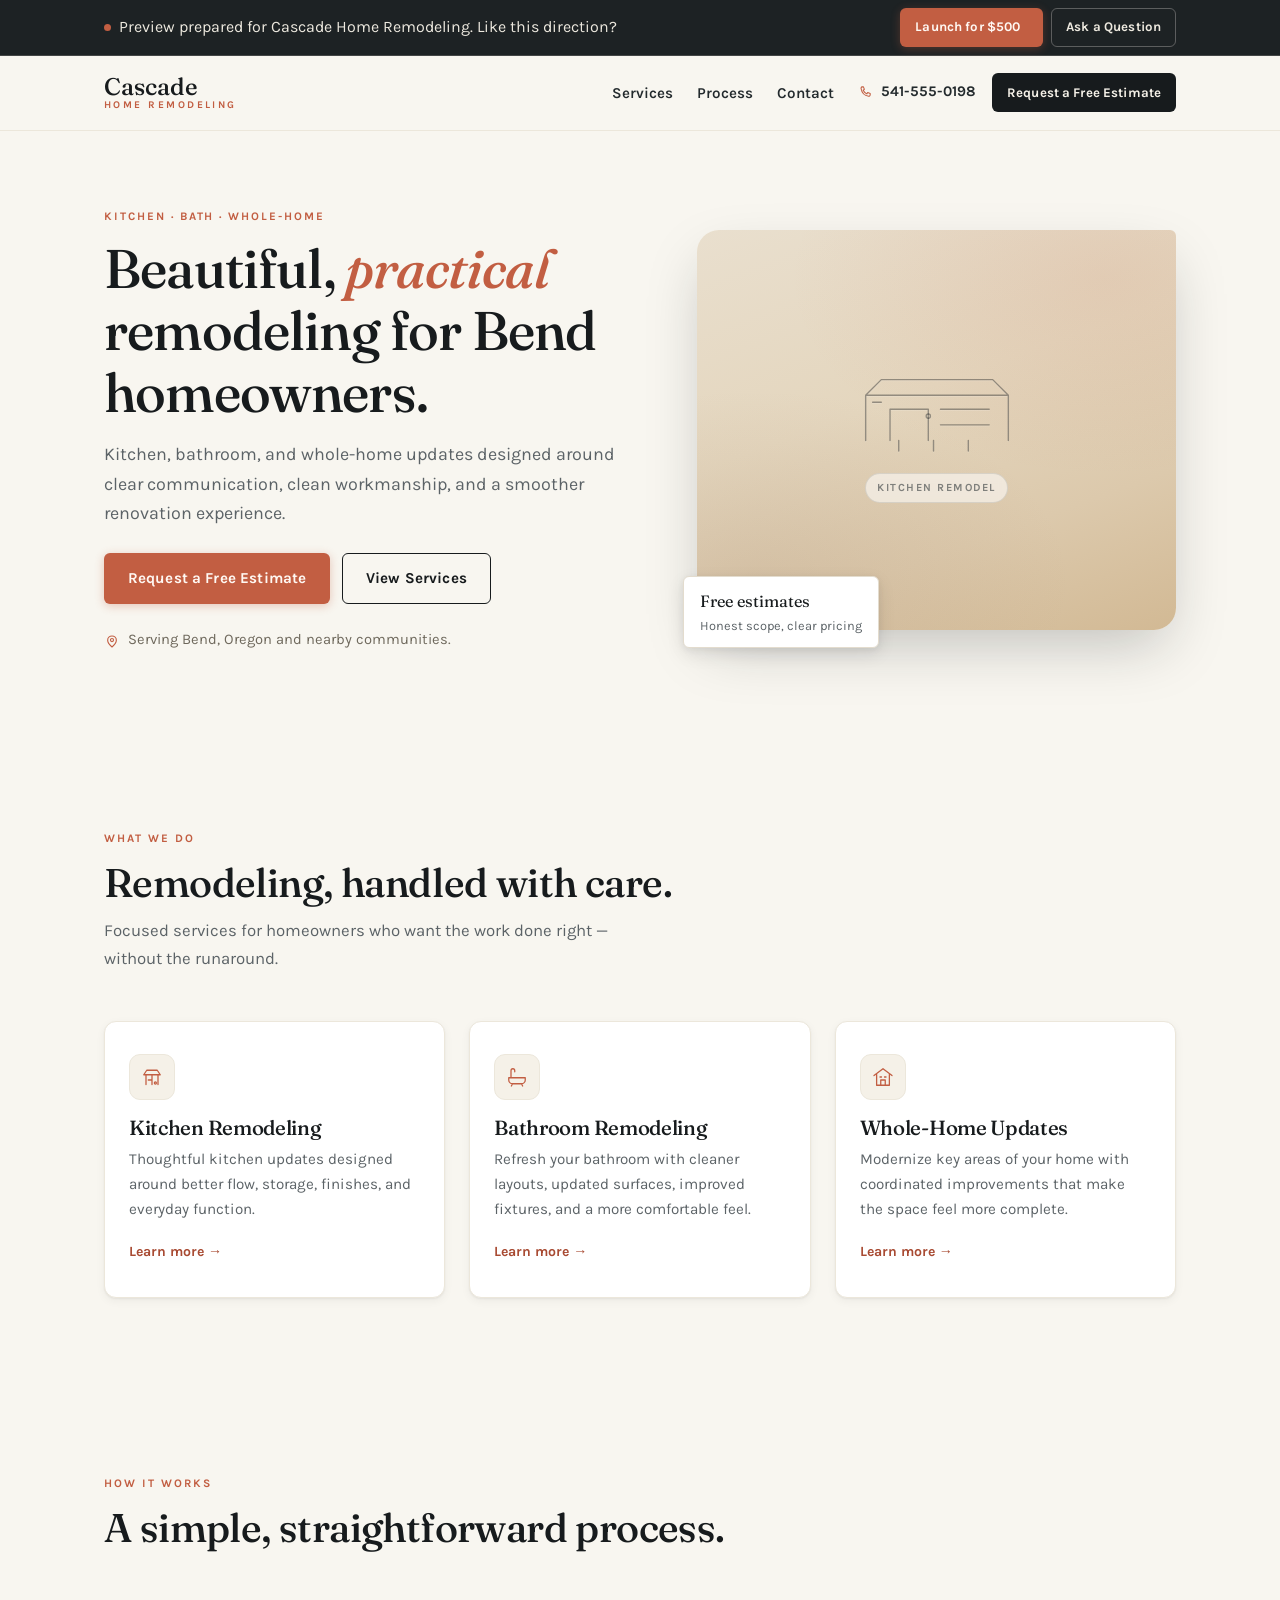
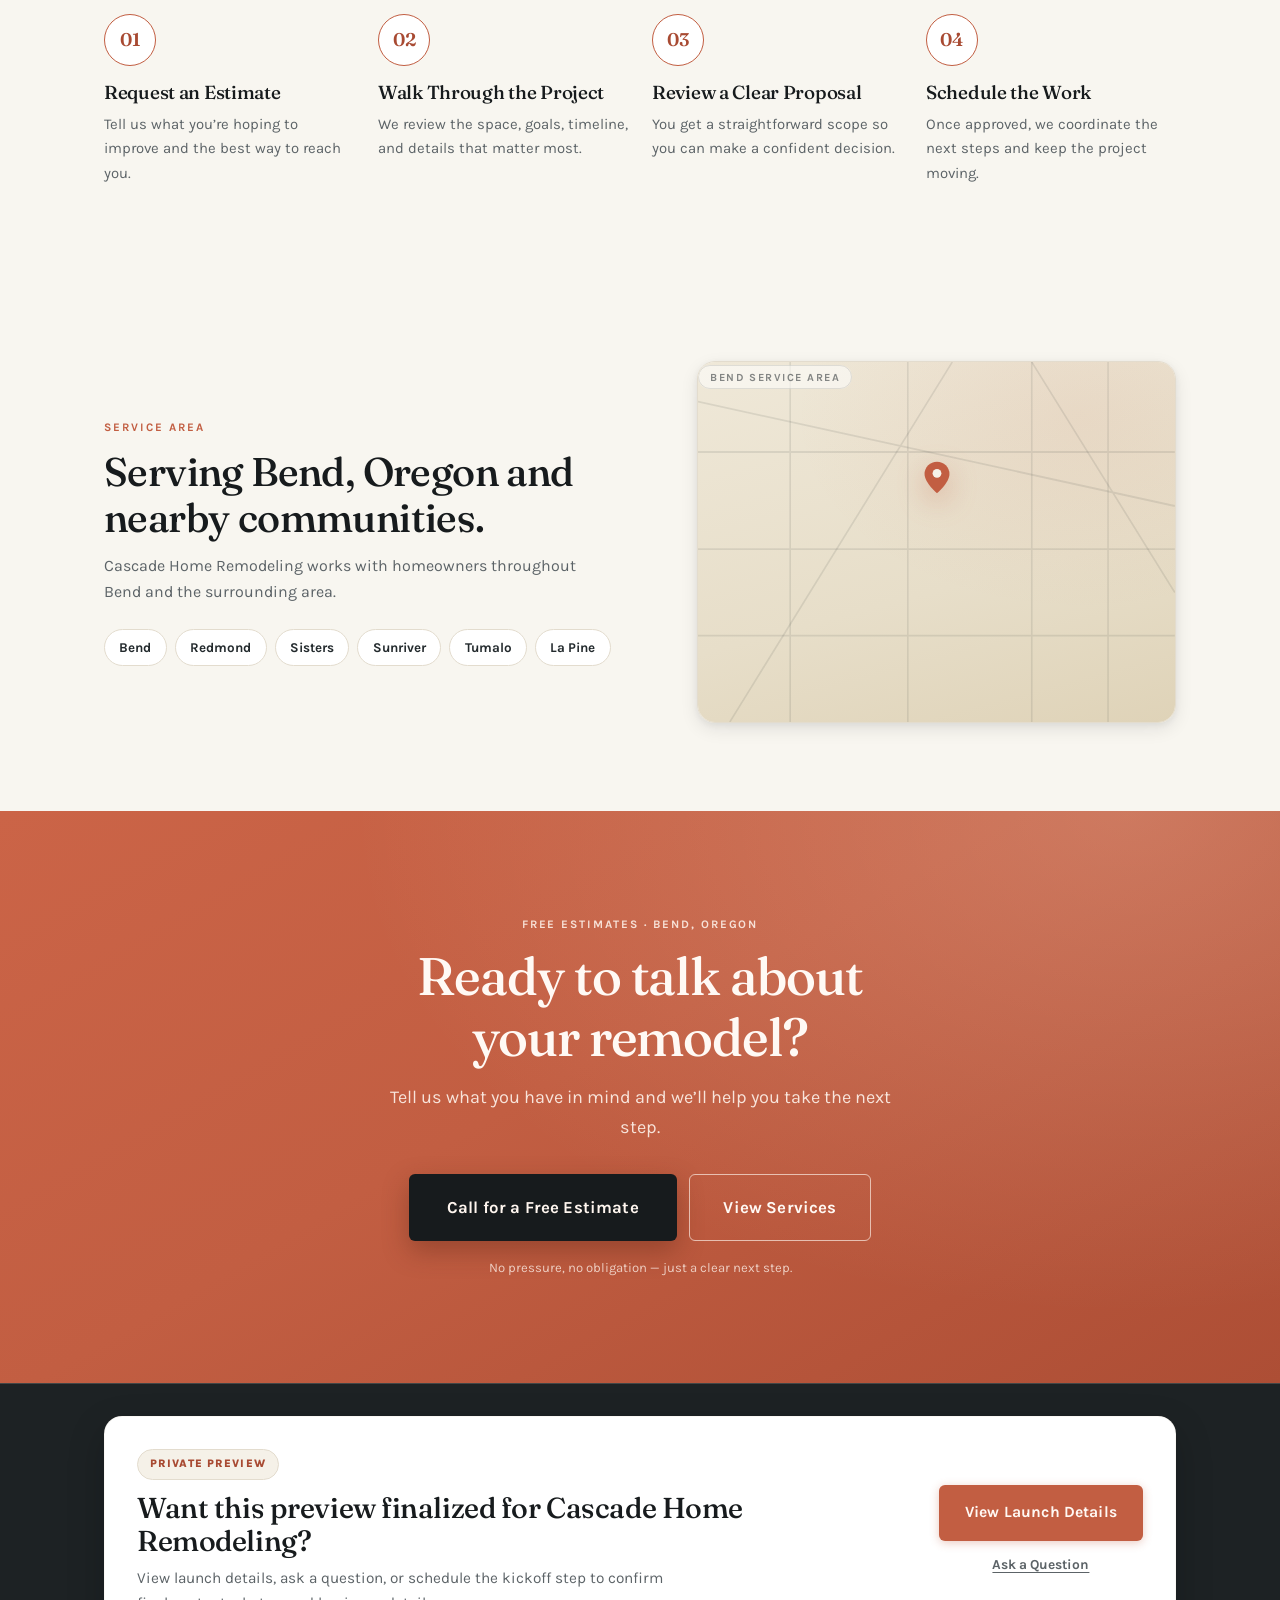
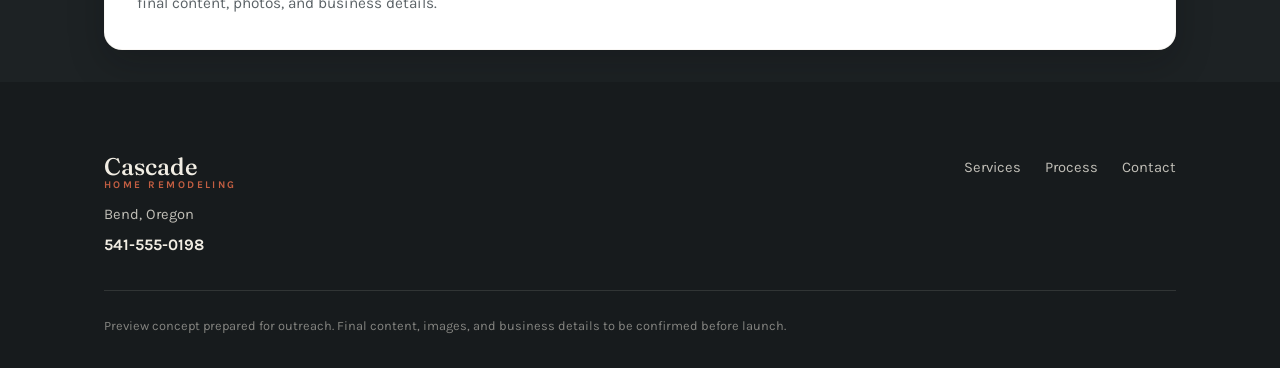
<file: index.html>
<!DOCTYPE html>
<html lang="en">
<head>
  <meta charset="UTF-8">
  <meta name="viewport" content="width=device-width, initial-scale=1.0">
  <title data-preview-key="meta.title">Cascade Home Remodeling — Bend, Oregon (Preview)</title>
  <meta name="description" content="Kitchen, bathroom, and whole-home remodeling for Bend, Oregon homeowners. Clear estimates, clean job sites, and a smoother renovation experience." data-preview-key="meta.description" data-preview-attr="content">
  <link rel="icon" href="data:image/svg+xml,%3Csvg xmlns='http://www.w3.org/2000/svg' viewBox='0 0 64 64'%3E%3Crect width='64' height='64' rx='14' fill='%232C3235'/%3E%3Ctext x='32' y='44' font-family='Georgia,serif' font-size='34' fill='%23C25E42' text-anchor='middle'%3EC%3C/text%3E%3C/svg%3E">
  <link rel="preconnect" href="https://fonts.googleapis.com">
  <link rel="preconnect" href="https://fonts.gstatic.com" crossorigin>
  <link href="https://fonts.googleapis.com/css2?family=Fraunces:ital,opsz,wght@0,9..144,300..700;1,9..144,300..700&family=Karla:ital,wght@0,300..800;1,300..800&display=swap" rel="stylesheet">
  <link rel="stylesheet" href="css/styles.css">
</head>
<body>

  <!-- ============================================================
       OWNER-FACING LAYER — 1. Sticky Preview Banner
       (Visually separate from the contractor website itself)
       ============================================================ -->
  <div class="top-stack">
    <div class="preview-banner" role="region" aria-label="Site preview notice">
      <div class="preview-banner__inner">
        <p class="preview-banner__copy">
          <span class="preview-banner__dot" aria-hidden="true"></span>
          <span class="preview-banner__text--desktop" data-preview-key="banner.desktopText">Preview prepared for Cascade Home Remodeling. Like this direction?</span>
          <span class="preview-banner__text--mobile" data-preview-key="banner.mobileText">Like this direction?</span>
        </p>
        <div class="preview-banner__actions">
          <button type="button" class="btn btn--terra btn--sm" data-open-drawer="launch">Launch for $500<span class="preview-banner__btn--mobile-label" aria-hidden="true"></span></button>
          <button type="button" class="btn btn--ghost-light btn--sm preview-banner__ask" data-open-drawer="question">Ask a Question</button>
          <button type="button" class="btn btn--ghost-light btn--sm preview-banner__launch-mobile" data-open-drawer="launch">Launch</button>
        </div>
      </div>
    </div>

    <!-- ==========================================================
         CUSTOMER-FACING WEBSITE — 2. Header
         BUSINESS DATA: business name, phone number
         ========================================================== -->
    <header class="site-header" id="top">
      <div class="site-header__inner">
        <a class="wordmark" href="#top" aria-label="Cascade Home Remodeling — home" data-preview-key="header.wordmarkLabel" data-preview-attr="aria-label">
          <span class="wordmark__name" data-preview-key="business.nameFirst">Cascade</span>
          <span class="wordmark__tag" data-preview-key="business.nameRest">Home Remodeling</span>
        </a>

        <nav class="site-nav" aria-label="Primary">
          <ul class="site-nav__list">
            <li data-preview-nav="services"><a class="site-nav__link" href="#services">Services</a></li>
            <li data-preview-nav="projects"><a class="site-nav__link" href="#projects">Projects</a></li>
            <li data-preview-nav="process"><a class="site-nav__link" href="#process">Process</a></li>
            <li data-preview-nav="reviews"><a class="site-nav__link" href="#reviews">Reviews</a></li>
            <li><a class="site-nav__link" href="#contact">Contact</a></li>
          </ul>
        </nav>

        <div class="site-header__actions">
          <a class="site-header__phone" href="tel:5415550198" data-preview-key="business.phoneHref" data-preview-attr="href">
            <svg class="icon" viewBox="0 0 24 24" aria-hidden="true"><path d="M6.6 3h2.1l1.5 4-1.9 1.4a12.5 12.5 0 0 0 5.8 5.8L15.5 12l4 1.5v2.1A2.4 2.4 0 0 1 17 18 14.5 14.5 0 0 1 5 6 2.4 2.4 0 0 1 6.6 3Z"/></svg>
            <span data-preview-key="business.phone">541-555-0198</span>
          </a>
          <a class="btn btn--ink btn--sm site-header__cta" href="#contact">Request a Free Estimate</a>
          <button type="button" class="nav-toggle" aria-expanded="false" aria-controls="mobile-nav" aria-label="Open menu">
            <span class="nav-toggle__bar"></span>
            <span class="nav-toggle__bar"></span>
          </button>
        </div>
      </div>

      <!-- Simple mobile menu -->
      <div class="mobile-nav" id="mobile-nav" hidden>
        <ul class="mobile-nav__list">
          <li data-preview-nav="services"><a class="mobile-nav__link" href="#services">Services</a></li>
          <li data-preview-nav="projects"><a class="mobile-nav__link" href="#projects">Projects</a></li>
          <li data-preview-nav="process"><a class="mobile-nav__link" href="#process">Process</a></li>
          <li data-preview-nav="reviews"><a class="mobile-nav__link" href="#reviews">Reviews</a></li>
          <li><a class="mobile-nav__link" href="#contact">Contact</a></li>
        </ul>
        <a class="btn btn--terra mobile-nav__cta" href="#contact">Request a Free Estimate</a>
        <a class="mobile-nav__phone" href="tel:5415550198" data-preview-key="business.phoneHref" data-preview-attr="href">Call <span data-preview-key="business.phone">541-555-0198</span></a>
      </div>
    </header>
  </div>

  <main>

    <!-- ==========================================================
         3. Hero
         IMAGE SWAP: replace the .ph placeholder figure with
         <img src="images/hero.jpg" alt="...">
         ========================================================== -->
    <section class="hero" aria-labelledby="hero-title">
      <div class="container hero__grid">
        <div class="hero__copy">
          <p class="eyebrow reveal" data-preview-key="hero.eyebrow">Kitchen · Bath · Whole-Home</p>
          <h1 class="hero__title reveal" id="hero-title" style="--d:.06s" data-preview-key="hero.headline" data-preview-html>
            Beautiful, <em>practical</em> remodeling for Bend homeowners.
          </h1>
          <p class="hero__lede reveal" style="--d:.12s" data-preview-key="hero.lede">
            Kitchen, bathroom, and whole-home updates designed around clear communication,
            clean workmanship, and a smoother renovation experience.
          </p>
          <div class="hero__actions reveal" style="--d:.18s">
            <a class="btn btn--terra" href="#contact">Request a Free Estimate</a>
            <a class="btn btn--outline" href="#services" data-preview-services-anchor>View Services</a>
          </div>
          <p class="hero__location reveal" style="--d:.24s">
            <svg class="icon" viewBox="0 0 24 24" aria-hidden="true"><path d="M12 21s-6.5-5.4-6.5-10a6.5 6.5 0 0 1 13 0c0 4.6-6.5 10-6.5 10Z"/><circle cx="12" cy="10.6" r="2.3"/></svg>
            <span data-preview-key="hero.location">Serving Bend, Oregon and nearby communities.</span>
          </p>
        </div>

        <figure class="hero__media reveal" style="--d:.15s">
          <div class="hero__media-frame">
            <!-- IMAGE SLOT: hero (JUS-52). Resolves prospect override ->
                 template default -> this styled placeholder. -->
            <figure class="ph ph--hero" role="img" data-preview-img="hero" aria-label="Kitchen remodel photo placeholder">
              <div class="ph__art">
                <!-- PHOTO PLACEHOLDER: kitchen scene line art -->
                <svg class="ph__motif" viewBox="0 0 200 120" aria-hidden="true">
                  <path d="M18 96V44h164v52M18 44l18-18h128l18 18"/>
                  <path d="M46 96V60h44v36M104 60h56M104 78h56"/>
                  <path d="M26 52h10M56 96v12M96 96v12M136 96v12"/>
                  <circle cx="90" cy="68" r="2.4"/>
                </svg>
                <span class="ph__chip">Kitchen remodel</span>
              </div>
            </figure>
          </div>
          <figcaption class="hero__badge">
            <span class="hero__badge-title" data-preview-key="hero.badgeTitle">Free estimates</span>
            <span class="hero__badge-sub" data-preview-key="hero.badgeSub">Honest scope, clear pricing</span>
          </figcaption>
        </figure>
      </div>
    </section>

    <!-- 4. Trust / Value Bar — RENDERED FROM DATA (preview-data.js claims[]).
         Hidden entirely when no real claims exist. -->
    <section class="trust-bar" aria-label="Why homeowners choose us" data-preview-section="claims" hidden>
      <div class="container">
        <ul class="trust-bar__list" data-preview-list="claims">
          <li class="trust-item reveal">
            <svg class="icon trust-item__icon" viewBox="0 0 24 24" aria-hidden="true"><path d="M4 12.5 9.5 18 20 6.5"/></svg>
            <span>Clear Estimates</span>
          </li>
          <li class="trust-item reveal" style="--d:.07s">
            <svg class="icon trust-item__icon" viewBox="0 0 24 24" aria-hidden="true"><path d="M12 21s-6.5-5.4-6.5-10a6.5 6.5 0 0 1 13 0c0 4.6-6.5 10-6.5 10Z"/><circle cx="12" cy="10.6" r="2.3"/></svg>
            <span>Local Remodeling Team</span>
          </li>
          <li class="trust-item reveal" style="--d:.14s">
            <svg class="icon trust-item__icon" viewBox="0 0 24 24" aria-hidden="true"><path d="M5 13.5 9 17.5 19 7"/><path d="M3.5 20.5h17"/></svg>
            <span>Clean, Respectful Job Sites</span>
          </li>
          <li class="trust-item reveal" style="--d:.21s">
            <svg class="icon trust-item__icon" viewBox="0 0 24 24" aria-hidden="true"><path d="M4 11 12 4l8 7"/><path d="M6.5 9.5V20h11V9.5"/><path d="M10 20v-5h4v5"/></svg>
            <span>Kitchen, Bath &amp; Whole-Home Updates</span>
          </li>
        </ul>
      </div>
    </section>

    <!-- ==========================================================
         5. Services — RENDERED FROM DATA (preview-data.js services[]).
         Hidden entirely (and removed from nav) when the list is empty.
         ========================================================== -->
    <section class="section services" id="services" aria-labelledby="services-title" data-preview-section="services" hidden>
      <div class="container">
        <header class="section-head reveal">
          <p class="eyebrow" data-preview-key="services.eyebrow">What we do</p>
          <h2 class="section-title" id="services-title" data-preview-key="services.title">Remodeling, handled with care.</h2>
          <p class="section-lede" data-preview-key="services.lede">Focused services for homeowners who want the work done right — without the runaround.</p>
        </header>

        <div class="services__grid" data-preview-list="services">
          <!-- TEMPLATE: service card. Cloned per data entry; icon chosen by
               the entry's icon key (kitchen | bathroom | whole-home). -->
          <article class="card service-card reveal" data-preview-template="service-card">
            <div class="service-card__icon" data-preview-slot="icon">
              <!-- ICON: kitchen (default) -->
              <svg viewBox="0 0 32 32" aria-hidden="true"><path d="M5 13h22M8 13v13M16 13v13M24 13v13M5 13l4-6h14l4 6M11 20h5"/><circle cx="20.5" cy="24" r="1.4"/></svg>
            </div>
            <h3 class="service-card__title" data-preview-slot="title">Kitchen Remodeling</h3>
            <p class="service-card__copy" data-preview-slot="copy">Thoughtful kitchen updates designed around better flow, storage, finishes, and everyday function.</p>
            <!-- DETAIL TRIGGER: opens the service detail modal. Hidden by the
                 renderer when the service entry has no detail fields; falls
                 back to #contact when JS is unavailable. -->
            <a class="text-link service-card__more" href="#contact" data-service-detail="learn">Learn more <span aria-hidden="true">→</span></a>
          </article>
        </div>
      </div>
    </section>

    <!-- ==========================================================
         6. Project Showcase — RENDERED FROM DATA (preview-data.js
         projects[]). Hidden entirely when no real projects exist.
         IMAGE SWAP: replace each .ph figure with real project photos
         ========================================================== -->
    <section class="section section--alt projects" id="projects" aria-labelledby="projects-title" data-preview-section="projects" hidden>
      <div class="container projects__layout">
        <div class="projects__copy reveal">
          <p class="eyebrow" data-preview-key="projects.eyebrow">Project showcase</p>
          <h2 class="section-title" id="projects-title" data-preview-key="projects.title">See what&rsquo;s possible for your home.</h2>
          <p class="section-lede" data-preview-key="projects.lede">A look at the kind of work we take on, from focused updates to whole-home remodels.</p>
          <ul class="project-highlights" data-preview-list="projectHighlights" hidden>
            <li>Featured remodel spotlight</li>
            <li>Kitchen, bath, and whole-home categories</li>
            <li>Easy-to-swap project photos</li>
          </ul>
        </div>

        <div class="projects__collage" aria-label="Project categories" data-preview-list="projects">
          <!-- TEMPLATE: project figure. Cloned per data entry; the first
               entry takes the featured span, the rest fill the side grid.
               IMAGE SLOTS (JUS-52): position 0 -> projectFeatured,
               1 -> projectKitchen, 2 -> projectBath, 3 -> projectWholeHome;
               each resolves override -> template default -> placeholder. -->
          <figure class="ph ph--proj reveal" role="img" data-preview-img="projectFeatured">
            <div class="ph__art">
              <!-- PHOTO PLACEHOLDER: replace with project image at launch -->
              <svg class="ph__motif" viewBox="0 0 260 120" aria-hidden="true">
                <path d="M20 100V34h220v66M20 34l16-16h188l16 16"/>
                <path d="M52 100V58h56v42M124 58h88M124 78h88"/>
                <path d="M30 44h12M64 100v10M116 100v10M168 100v10M214 100v10"/>
                <circle cx="98" cy="66" r="2.6"/>
              </svg>
              <span class="ph__chip" data-preview-slot="label">Featured remodel</span>
            </div>
            <figcaption class="proj-label"><span class="proj-label__dot" aria-hidden="true"></span><span data-preview-slot="caption">Featured remodel</span></figcaption>
          </figure>
        </div>
      </div>
    </section>

    <!-- 7. Process — RENDERED FROM DATA (preview-data.js process[]) -->
    <section class="section process" id="process" aria-labelledby="process-title" data-preview-section="process" hidden>
      <div class="container">
        <header class="section-head reveal">
          <p class="eyebrow" data-preview-key="process.eyebrow">How it works</p>
          <h2 class="section-title" id="process-title" data-preview-key="process.title">A simple, straightforward process.</h2>
        </header>

        <ol class="process__grid" data-preview-list="process">
          <!-- TEMPLATE: process step. Numbering is generated (01, 02, ...). -->
          <li class="process-step reveal">
            <span class="process-step__num" aria-hidden="true" data-preview-slot="num">01</span>
            <h3 class="process-step__title" data-preview-slot="title">Request an Estimate</h3>
            <p class="process-step__copy" data-preview-slot="copy">Tell us what you&rsquo;re hoping to improve and the best way to reach you.</p>
          </li>
        </ol>
      </div>
    </section>

    <!-- 8. Reviews — RENDERED FROM DATA (preview-data.js reviews[]).
         Hidden entirely when no real reviews exist (honest copy rule). -->
    <section class="section section--alt reviews" id="reviews" aria-labelledby="reviews-title" data-preview-section="reviews" hidden>
      <div class="container">
        <header class="section-head reveal">
          <p class="eyebrow" data-preview-key="reviews.eyebrow">What homeowners say</p>
          <h2 class="section-title" id="reviews-title" data-preview-key="reviews.title">Word of mouth, in writing.</h2>
        </header>

        <div class="reviews__grid" data-preview-list="reviews">
          <!-- TEMPLATE: review card. Cloned per real review entry.
               NEVER render this section with invented quotes. -->
          <figure class="card review-card reveal">
            <span class="review-card__mark" aria-hidden="true">&ldquo;</span>
            <blockquote class="review-card__quote" data-preview-slot="quote">Real customer review goes here.</blockquote>
            <figcaption class="review-card__meta"><span class="review-card__chip" data-preview-slot="attribution">Customer name</span></figcaption>
          </figure>
        </div>
      </div>
    </section>

    <!-- ==========================================================
         9. Service Area
         BUSINESS DATA: service area communities
         ========================================================== -->
    <section class="section service-area" aria-labelledby="area-title">
      <div class="container service-area__grid">
        <div class="service-area__copy reveal">
          <p class="eyebrow" data-preview-key="serviceArea.eyebrow">Service area</p>
          <h2 class="section-title" id="area-title" data-preview-key="serviceArea.title">Serving Bend, Oregon and nearby communities.</h2>
          <p class="service-area__lede" data-preview-key="serviceArea.lede">Cascade Home Remodeling works with homeowners throughout Bend and the surrounding area.</p>
          <!-- Rendered from preview-data.js serviceArea.communities[];
               hidden when the list is empty. -->
          <ul class="area-chips" aria-label="Communities served" data-preview-list="serviceArea.communities" hidden>
            <li>Bend</li>
          </ul>
        </div>

        <figure class="map-ph reveal" style="--d:.1s" role="img" aria-label="Service area map placeholder">
          <div class="map-ph__art">
            <!-- MAP PLACEHOLDER: stylized grid + pin -->
            <svg class="map-ph__grid" viewBox="0 0 300 200" preserveAspectRatio="none" aria-hidden="true">
              <path d="M0 50h300M0 104h300M0 152h300M58 0v200M132 0v200M210 0v200M258 0v200"/>
              <path d="M0 22 300 80M20 200 160 0M210 0 300 128" />
            </svg>
            <svg class="map-ph__pin" viewBox="0 0 24 24" aria-hidden="true"><path d="M12 21s-6.5-5.4-6.5-10a6.5 6.5 0 0 1 13 0c0 4.6-6.5 10-6.5 10Z"/><circle cx="12" cy="10.6" r="2.3"/></svg>
            <span class="ph__chip" data-preview-key="serviceArea.chip">Bend service area</span>
          </div>
        </figure>
      </div>
    </section>

    <!-- ==========================================================
         10. Customer-Facing Final CTA
         BUSINESS DATA: phone number
         ========================================================== -->
    <section class="final-cta" id="contact" aria-labelledby="cta-title">
      <div class="container final-cta__inner reveal">
        <p class="eyebrow final-cta__eyebrow" data-preview-key="finalCta.eyebrow">Free estimates · Bend, Oregon</p>
        <h2 class="final-cta__title" id="cta-title" data-preview-key="finalCta.headline">Ready to talk about your remodel?</h2>
        <p class="final-cta__copy" data-preview-key="finalCta.copy">Tell us what you have in mind and we&rsquo;ll help you take the next step.</p>
        <div class="final-cta__actions">
          <a class="btn btn--terra btn--lg" href="tel:5415550198" data-preview-key="business.phoneHref" data-preview-attr="href">Call for a Free Estimate</a>
          <a class="btn btn--ghost-light btn--lg" href="#services" data-preview-services-anchor>View Services</a>
        </div>
        <p class="final-cta__micro" data-preview-key="finalCta.micro">No pressure, no obligation — just a clear next step.</p>
      </div>
    </section>

    <!-- ==========================================================
         11. Owner-Facing CTA — private preview launch option
         ========================================================== -->
    <aside class="owner-bar" aria-label="For the business owner">
      <div class="container">
        <div class="owner-card">
          <div class="owner-card__copy">
            <span class="owner-card__badge">Private preview</span>
            <h2 class="owner-card__title">Want this preview finalized for <span data-preview-key="business.name">Cascade Home Remodeling</span>?</h2>
            <p class="owner-card__sub">View launch details, ask a question, or schedule the kickoff step to confirm final content, photos, and business details.</p>
          </div>
          <div class="owner-card__actions">
            <button type="button" class="btn btn--terra btn--lg owner-card__cta" data-open-drawer="launch">View Launch Details</button>
            <button type="button" class="owner-card__alt" data-open-drawer="question">Ask a Question</button>
          </div>
        </div>
      </div>
    </aside>

  </main>

  <!-- 12. Footer -->
  <footer class="site-footer">
    <div class="container">
      <div class="site-footer__grid">
        <div class="site-footer__brand">
          <p class="wordmark wordmark--light">
            <span class="wordmark__name" data-preview-key="business.nameFirst">Cascade</span>
            <span class="wordmark__tag" data-preview-key="business.nameRest">Home Remodeling</span>
          </p>
          <p class="site-footer__meta" data-preview-key="business.cityState">Bend, Oregon</p>
          <a class="site-footer__phone" href="tel:5415550198" data-preview-key="business.phoneHref" data-preview-attr="href"><span data-preview-key="business.phone">541-555-0198</span></a>
        </div>
        <nav class="site-footer__nav" aria-label="Footer">
          <ul>
            <!-- Conditional links: hidden by the renderer when the
                 target section has no real data (honest-copy rule). -->
            <li data-preview-nav="services"><a href="#services">Services</a></li>
            <li data-preview-nav="projects"><a href="#projects">Projects</a></li>
            <li data-preview-nav="process"><a href="#process">Process</a></li>
            <li data-preview-nav="reviews"><a href="#reviews">Reviews</a></li>
            <li><a href="#contact">Contact</a></li>
          </ul>
        </nav>
      </div>
      <p class="site-footer__disclaimer">
        Preview concept prepared for outreach. Final content, images, and business details to be confirmed before launch.
      </p>
    </div>
  </footer>

  <!-- ============================================================
       CUSTOMER-FACING LAYER — Service Detail Modal
       Opened by "Learn more" on service cards. Content is filled
       per-service from preview-data.js services[].detail at open
       time, so no stale data persists between openings.
       ============================================================ -->
  <div class="service-detail-root" id="service-detail" aria-hidden="true">
    <div class="service-detail-backdrop" data-close-service-detail tabindex="-1"></div>

    <div class="service-detail" role="dialog" aria-modal="true" aria-labelledby="service-detail-title" tabindex="-1">
      <button type="button" class="drawer__close service-detail__close" data-close-service-detail aria-label="Close service details">
        <svg viewBox="0 0 24 24" aria-hidden="true"><path d="M6 6l12 12M18 6 6 18"/></svg>
      </button>

      <div class="service-detail__body" tabindex="-1">
        <p class="eyebrow eyebrow--drawer">Service details</p>
        <h2 class="drawer__title service-detail__title" id="service-detail-title" tabindex="-1"></h2>
        <p class="drawer__sub service-detail__copy"></p>

        <!-- Optional: common project bullets. Hidden when the service
             entry has no bullets. -->
        <ul class="service-detail__bullets"></ul>

        <!-- Optional: good-fit statement. Hidden when absent. -->
        <p class="service-detail__fit"></p>

        <div class="drawer__actions">
          <a class="btn btn--terra btn--lg" href="#contact" data-service-detail-cta>Request a Free Estimate</a>
        </div>
      </div>
    </div>
  </div>

  <!-- ============================================================
       OWNER-FACING LAYER — 13. Bottom Drawer / Bottom Sheet
       ============================================================ -->
  <div class="drawer-root" aria-hidden="true">
    <div class="drawer-backdrop" data-close-drawer tabindex="-1"></div>

    <div class="drawer" role="dialog" aria-modal="true" aria-labelledby="drawer-title" tabindex="-1">
      <button type="button" class="drawer__close" data-close-drawer aria-label="Close launch details">
        <svg viewBox="0 0 24 24" aria-hidden="true"><path d="M6 6l12 12M18 6 6 18"/></svg>
      </button>

      <div class="drawer__body" tabindex="-1">
        <!-- Default drawer view: launch details -->
        <section class="drawer-view" data-drawer-view="launch" aria-labelledby="drawer-title">
          <p class="eyebrow eyebrow--drawer">Launch offer</p>
          <h2 class="drawer__title" id="drawer-title" tabindex="-1">Make this site yours</h2>
          <p class="drawer__sub">Launch this one-page starter site for <strong>$500</strong>.</p>

          <ul class="drawer__perks">
            <li><span class="check" aria-hidden="true"></span>One-page mobile-friendly website</li>
            <li><span class="check" aria-hidden="true"></span>Your confirmed business details added</li>
            <li><span class="check" aria-hidden="true"></span>Services, photos, phone, and call-to-action setup</li>
            <li><span class="check" aria-hidden="true"></span>Mobile and desktop polish</li>
            <li><span class="check" aria-hidden="true"></span>One revision pass before launch</li>
            <li><span class="check" aria-hidden="true"></span>Quick kickoff call after purchase</li>
          </ul>

          <p class="drawer__note">After checkout, we&rsquo;ll schedule a short kickoff call to confirm your details, final copy, photos, and launch preferences.</p>
          <p class="drawer__note drawer__note--muted">Need more later? Extra pages, project galleries, SEO setup, booking forms, and ongoing updates can be discussed on the kickoff call.</p>

          <div class="drawer__actions">
            <a class="btn btn--terra btn--lg" href="#top" data-close-drawer data-purchase>Launch for $500</a>
            <button type="button" class="btn btn--outline btn--lg" data-drawer-view-trigger="question">Ask a Question</button>
          </div>

          <p class="drawer__reassure">Final content, images, and business details will be confirmed before launch.</p>
        </section>

        <!-- Inquiry view. Add a real URL to data-form-endpoint when available. -->
        <section class="drawer-view" data-drawer-view="question" aria-labelledby="question-title" hidden>
          <p class="eyebrow eyebrow--drawer">Private inquiry</p>
          <h2 class="drawer__title" id="question-title" tabindex="-1">Ask a question</h2>
          <p class="drawer__sub">Have a question before launching this preview? Send a quick note and we&rsquo;ll follow up.</p>

          <!-- CONFIG: set data-form-endpoint to a Formspree or compatible POST endpoint. -->
          <form class="question-form" id="question-form" data-form-endpoint="" novalidate>
            <div class="question-form__grid">
              <div class="form-field">
                <label for="question-name">Your name <span aria-hidden="true">*</span></label>
                <input id="question-name" name="name" type="text" required autocomplete="name">
              </div>

              <div class="form-field">
                <label for="question-business">Business name</label>
                <input id="question-business" name="business" type="text" autocomplete="organization" data-preview-key="business.name" data-preview-value>
              </div>

              <div class="form-field form-field--wide">
                <label for="question-contact">Email or phone <span aria-hidden="true">*</span></label>
                <input id="question-contact" name="contact" type="text" required autocomplete="email">
              </div>

              <div class="form-field form-field--wide">
                <label for="question-message">What would you like to ask? <span aria-hidden="true">*</span></label>
                <textarea id="question-message" name="message" rows="4" required></textarea>
              </div>
            </div>

            <div class="hp-field" aria-hidden="true">
              <label for="question-website">Company website</label>
              <input id="question-website" name="company_website" type="text" tabindex="-1" autocomplete="off">
            </div>

            <p class="form-status" id="question-form-status" role="alert" aria-live="assertive" tabindex="-1" hidden></p>

            <div class="form-actions">
              <button type="submit" class="btn btn--terra btn--lg">Send Question</button>
              <button type="button" class="btn btn--outline btn--lg" data-drawer-view-trigger="launch">Back to Launch Details</button>
            </div>

            <p class="form-note">We&rsquo;ll use your contact information only to follow up about this preview.</p>
          </form>
        </section>

        <!-- Inquiry confirmation view -->
        <section class="drawer-view drawer-view--success" data-drawer-view="success" aria-labelledby="question-success-title" hidden>
          <span class="success-mark" aria-hidden="true">
            <svg viewBox="0 0 24 24"><path d="m6 12.5 4 4L18.5 8"/></svg>
          </span>
          <p class="eyebrow eyebrow--drawer">Message received</p>
          <h2 class="drawer__title" id="question-success-title" tabindex="-1">Question sent</h2>
          <p class="drawer__sub">Thanks &mdash; your question has been received. We&rsquo;ll follow up shortly.</p>
          <button type="button" class="btn btn--terra btn--lg" data-close-drawer>Close</button>
        </section>
      </div>
    </div>
  </div>

  <!-- Preview data model + renderer: must load before main.js so the
       reveal observer and drawer logic see the final rendered DOM. -->
  <script src="js/preview-image-defaults.js"></script>
  <script src="js/preview-data.js"></script>
  <script src="js/preview-render.js"></script>
  <script src="js/main.js"></script>
</body>
</html>
</file>
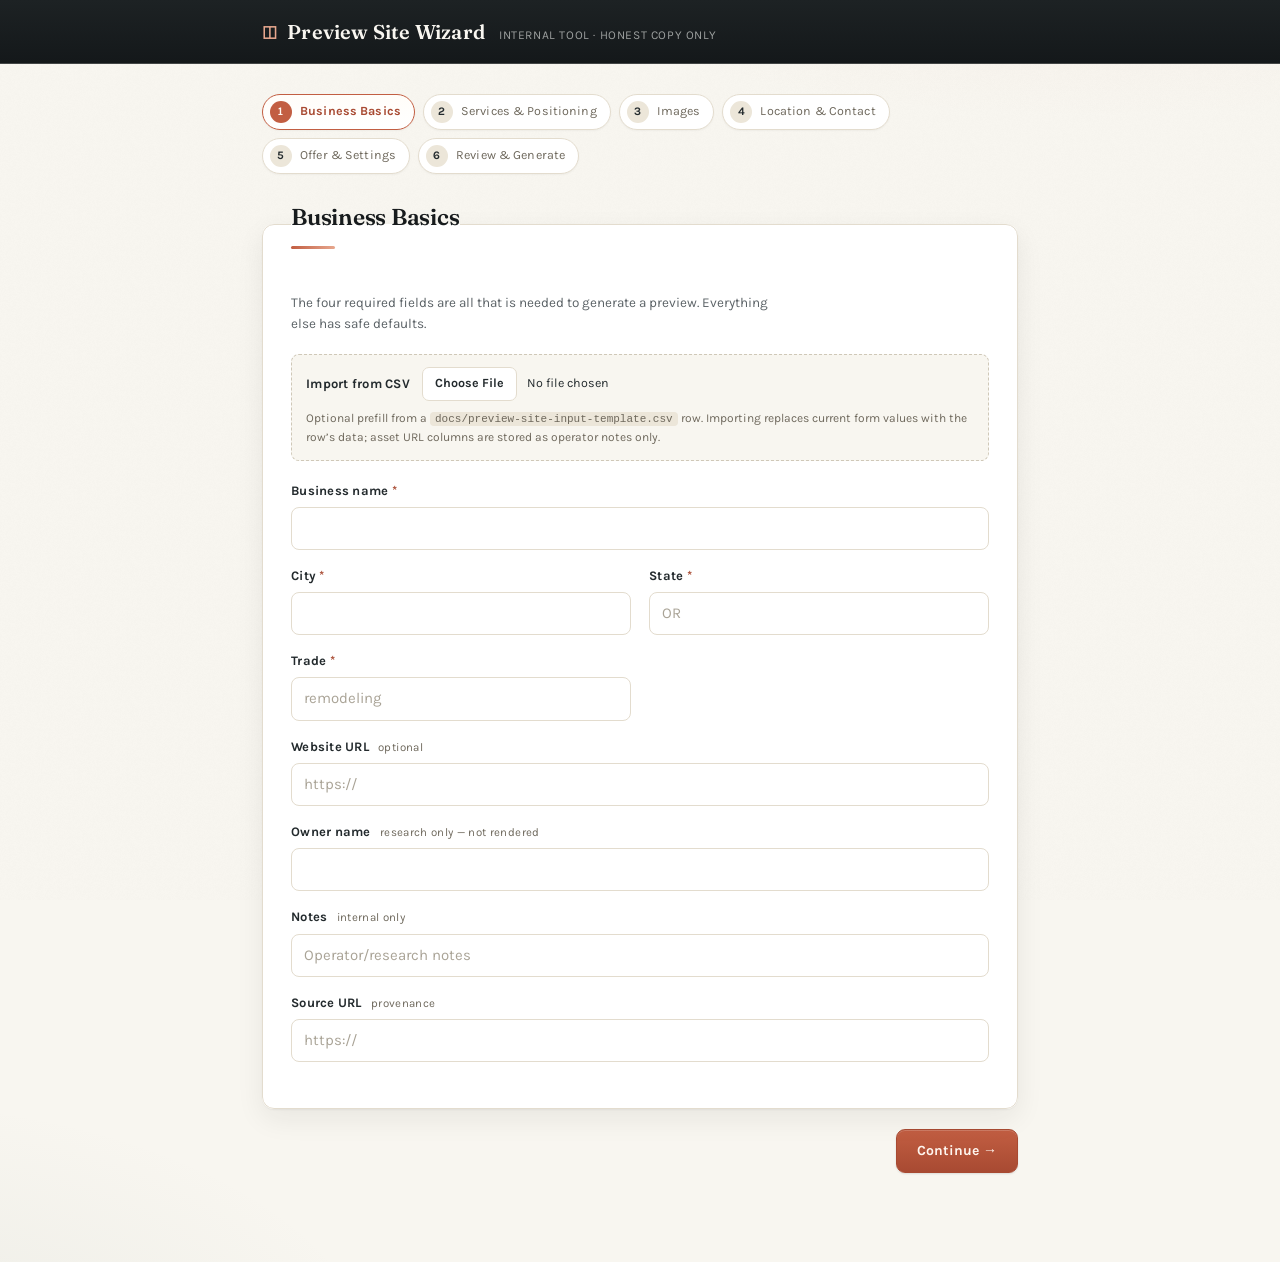
<file: wizard/index.html>
<!DOCTYPE html>
<html lang="en">
<head>
  <meta charset="UTF-8">
  <meta name="viewport" content="width=device-width, initial-scale=1.0">
  <meta name="robots" content="noindex,nofollow">
  <title>Preview Site Wizard — internal tool</title>
  <link rel="preconnect" href="https://fonts.googleapis.com">
  <link rel="preconnect" href="https://fonts.gstatic.com" crossorigin>
  <link href="https://fonts.googleapis.com/css2?family=Fraunces:ital,opsz,wght@0,9..144,400..700;1,9..144,400..700&family=Karla:ital,wght@0,400..800;1,400..800&display=swap" rel="stylesheet">
  <link rel="stylesheet" href="css/wizard.css">
</head>
<body>
  <header class="wiz-header">
    <div class="wiz-header__inner">
      <span class="wiz-header__mark"><span class="wiz-header__glyph" aria-hidden="true">&#9707;</span>Preview Site Wizard</span>
      <span class="wiz-header__tag">internal tool &middot; honest copy only</span>
    </div>
  </header>

  <main class="wiz-main">
    <!-- Steps indicator -->
    <ol class="wiz-steps" id="wiz-steps" aria-label="Wizard steps">
      <li class="wiz-step is-current" data-step-nav="0"><span class="wiz-step__num">1</span><span class="wiz-step__label">Business Basics</span></li>
      <li class="wiz-step" data-step-nav="1"><span class="wiz-step__num">2</span><span class="wiz-step__label">Services &amp; Positioning</span></li>
      <li class="wiz-step" data-step-nav="2"><span class="wiz-step__num">3</span><span class="wiz-step__label">Images</span></li>
      <li class="wiz-step" data-step-nav="3"><span class="wiz-step__num">4</span><span class="wiz-step__label">Location &amp; Contact</span></li>
      <li class="wiz-step" data-step-nav="4"><span class="wiz-step__num">5</span><span class="wiz-step__label">Offer &amp; Settings</span></li>
      <li class="wiz-step" data-step-nav="5"><span class="wiz-step__num">6</span><span class="wiz-step__label">Review &amp; Generate</span></li>
    </ol>

    <form class="wiz-form" id="wizard-form" novalidate>

      <!-- STEP 1: Business Basics -->
      <fieldset class="wiz-panel" data-step-panel="0">
        <legend class="wiz-panel__title">Business Basics</legend>
        <p class="wiz-panel__hint">The four required fields are all that is needed to generate a preview. Everything else has safe defaults.</p>

        <div class="wiz-import">
          <div class="wiz-import__row">
            <label class="wiz-import__label" for="f-csvFile">Import from CSV</label>
            <input type="file" id="f-csvFile" accept=".csv,text/csv" class="wiz-import__file">
          </div>
          <p class="wiz-import__note">Optional prefill from a <code>docs/preview-site-input-template.csv</code> row. Importing replaces current form values with the row&rsquo;s data; asset URL columns are stored as operator notes only.</p>
          <p class="wiz-import__msg" id="wiz-import-msg" hidden></p>
        </div>

        <div class="wiz-field" data-field="businessName">
          <label for="f-businessName">Business name <span class="wiz-req" aria-hidden="true">*</span></label>
          <input id="f-businessName" name="businessName" type="text" autocomplete="organization" required aria-required="true">
          <p class="wiz-error" data-error-for="businessName" hidden></p>
        </div>

        <div class="wiz-grid">
          <div class="wiz-field" data-field="city">
            <label for="f-city">City <span class="wiz-req" aria-hidden="true">*</span></label>
            <input id="f-city" name="city" type="text" autocomplete="address-level2" required aria-required="true">
            <p class="wiz-error" data-error-for="city" hidden></p>
          </div>
          <div class="wiz-field" data-field="state">
            <label for="f-state">State <span class="wiz-req" aria-hidden="true">*</span></label>
            <input id="f-state" name="state" type="text" placeholder="OR" maxlength="20" autocomplete="address-level1" required aria-required="true">
            <p class="wiz-error" data-error-for="state" hidden></p>
          </div>
          <div class="wiz-field" data-field="trade">
            <label for="f-trade">Trade <span class="wiz-req" aria-hidden="true">*</span></label>
            <input id="f-trade" name="trade" type="text" placeholder="remodeling" required aria-required="true">
            <p class="wiz-error" data-error-for="trade" hidden></p>
          </div>
        </div>

        <div class="wiz-field">
          <label for="f-websiteUrl">Website URL <span class="wiz-opt">optional</span></label>
          <input id="f-websiteUrl" name="websiteUrl" type="url" placeholder="https://">
        </div>

        <div class="wiz-field">
          <label for="f-ownerName">Owner name <span class="wiz-opt">research only — not rendered</span></label>
          <input id="f-ownerName" name="ownerName" type="text">
        </div>

        <div class="wiz-field">
          <label for="f-notes">Notes <span class="wiz-opt">internal only</span></label>
          <input id="f-notes" name="notes" type="text" placeholder="Operator/research notes">
        </div>

        <div class="wiz-field">
          <label for="f-sourceUrl">Source URL <span class="wiz-opt">provenance</span></label>
          <input id="f-sourceUrl" name="sourceUrl" type="url" placeholder="https://">
        </div>
      </fieldset>

      <!-- STEP 2: Services & Positioning -->
      <fieldset class="wiz-panel" data-step-panel="1" hidden>
        <legend class="wiz-panel__title">Services &amp; Positioning</legend>
        <p class="wiz-panel__hint">One service per line (or pipe-separated). Leave blank to use safe defaults for the trade.</p>

        <div class="wiz-field">
          <label for="f-services">Services <span class="wiz-opt">one per line or a|b|c</span></label>
          <textarea id="f-services" name="services" rows="5" placeholder="Kitchen Remodeling&#10;Bathroom Remodeling&#10;Whole-Home Updates"></textarea>
        </div>

        <div class="wiz-field">
          <label for="f-heroHeadline">Hero headline <span class="wiz-opt">default generated if blank</span></label>
          <input id="f-heroHeadline" name="heroHeadline" type="text" placeholder="Roofing for Houston homeowners, done right.">
        </div>

        <div class="wiz-field">
          <label for="f-heroLede">Hero lede <span class="wiz-opt">default generated if blank</span></label>
          <textarea id="f-heroLede" name="heroLede" rows="3" placeholder="Clear communication, clean work, and a straightforward experience."></textarea>
        </div>

        <div class="wiz-field">
          <label for="f-ctaCopy">Main CTA headline <span class="wiz-opt">default generated if blank</span></label>
          <input id="f-ctaCopy" name="ctaCopy" type="text" placeholder="Ready to talk about your roof?">
        </div>

        <div class="wiz-field">
          <label for="f-positioningNotes">Positioning notes <span class="wiz-opt">internal — stored in metadata</span></label>
          <textarea id="f-positioningNotes" name="positioningNotes" rows="2" placeholder="How they want to be positioned; NOT rendered copy"></textarea>
        </div>
      </fieldset>

      <!-- STEP 3: Images (JUS-52) — optional overrides. Blank URL ->
           template default -> styled placeholder at render time. -->
      <fieldset class="wiz-panel" data-step-panel="2" hidden>
        <legend class="wiz-panel__title">Images</legend>
        <p class="wiz-panel__hint">Optional. Leave everything blank to use template defaults (or styled placeholders) &mdash; nothing here blocks generation. URLs only; no uploads.</p>

        <div class="wiz-imgslot">
          <div class="wiz-field">
            <label for="f-heroImageUrl">Hero image URL <span class="wiz-opt">hero media frame</span></label>
            <input id="f-heroImageUrl" name="heroImageUrl" type="url" placeholder="https://&hellip;">
          </div>
          <details class="wiz-imgslot__alt">
            <summary>Alt text <span class="wiz-opt">safe default used if blank</span></summary>
            <div class="wiz-field">
              <input id="f-heroImageAlt" name="heroImageAlt" type="text" placeholder="Home remodeling inspiration image">
            </div>
          </details>
        </div>

        <div class="wiz-imgslot">
          <div class="wiz-field">
            <label for="f-projectFeaturedImageUrl">Featured project image URL <span class="wiz-opt">projects collage &middot; first slot</span></label>
            <input id="f-projectFeaturedImageUrl" name="projectFeaturedImageUrl" type="url" placeholder="https://&hellip;">
          </div>
          <details class="wiz-imgslot__alt">
            <summary>Alt text <span class="wiz-opt">safe default used if blank</span></summary>
            <div class="wiz-field">
              <input id="f-projectFeaturedImageAlt" name="projectFeaturedImageAlt" type="text" placeholder="Home remodeling inspiration image">
            </div>
          </details>
        </div>

        <div class="wiz-imgslot">
          <div class="wiz-field">
            <label for="f-projectKitchenImageUrl">Kitchen image URL <span class="wiz-opt">projects collage</span></label>
            <input id="f-projectKitchenImageUrl" name="projectKitchenImageUrl" type="url" placeholder="https://&hellip;">
          </div>
          <details class="wiz-imgslot__alt">
            <summary>Alt text <span class="wiz-opt">safe default used if blank</span></summary>
            <div class="wiz-field">
              <input id="f-projectKitchenImageAlt" name="projectKitchenImageAlt" type="text" placeholder="Kitchen remodeling inspiration image">
            </div>
          </details>
        </div>

        <div class="wiz-imgslot">
          <div class="wiz-field">
            <label for="f-projectBathImageUrl">Bathroom image URL <span class="wiz-opt">projects collage</span></label>
            <input id="f-projectBathImageUrl" name="projectBathImageUrl" type="url" placeholder="https://&hellip;">
          </div>
          <details class="wiz-imgslot__alt">
            <summary>Alt text <span class="wiz-opt">safe default used if blank</span></summary>
            <div class="wiz-field">
              <input id="f-projectBathImageAlt" name="projectBathImageAlt" type="text" placeholder="Bathroom remodeling inspiration image">
            </div>
          </details>
        </div>

        <div class="wiz-imgslot">
          <div class="wiz-field">
            <label for="f-projectWholeHomeImageUrl">Whole-home image URL <span class="wiz-opt">projects collage</span></label>
            <input id="f-projectWholeHomeImageUrl" name="projectWholeHomeImageUrl" type="url" placeholder="https://&hellip;">
          </div>
          <details class="wiz-imgslot__alt">
            <summary>Alt text <span class="wiz-opt">safe default used if blank</span></summary>
            <div class="wiz-field">
              <input id="f-projectWholeHomeImageAlt" name="projectWholeHomeImageAlt" type="text" placeholder="Whole-home remodeling inspiration image">
            </div>
          </details>
        </div>

        <p class="wiz-imgslot__note">Alt text stays generic (&ldquo;inspiration image&rdquo;) unless it really is this business&rsquo;s photo &mdash; never imply a pictured project was completed by them.</p>
      </fieldset>

      <!-- STEP 4: Location & Contact -->
      <fieldset class="wiz-panel" data-step-panel="3" hidden>
        <legend class="wiz-panel__title">Location &amp; Contact</legend>
        <p class="wiz-panel__hint">Contact fields stay private unless the preview renders them; research-only fields are never rendered by default.</p>

        <div class="wiz-grid">
          <div class="wiz-field">
            <label for="f-phone">Phone <span class="wiz-opt">recommended</span></label>
            <input id="f-phone" name="phone" type="tel" placeholder="541-555-0198">
          </div>
          <div class="wiz-field">
            <label for="f-email">Email <span class="wiz-opt">maps to business.email</span></label>
            <input id="f-email" name="email" type="email">
          </div>
        </div>

        <div class="wiz-field">
          <label for="f-serviceAreas">Service areas <span class="wiz-opt">one per line or a|b|c</span></label>
          <textarea id="f-serviceAreas" name="serviceAreas" rows="3" placeholder="Bend&#10;Redmond&#10;Sisters"></textarea>
        </div>

        <div class="wiz-field">
          <label for="f-address">Address <span class="wiz-opt">research only — not rendered</span></label>
          <input id="f-address" name="address" type="text">
        </div>

        <div class="wiz-field">
          <label for="f-businessHours">Business hours <span class="wiz-opt">research only — not rendered</span></label>
          <input id="f-businessHours" name="businessHours" type="text" placeholder="Mon–Fri 8–5">
        </div>

        <div class="wiz-field">
          <label for="f-licenseNumber">License number <span class="wiz-opt">store-only until verified</span></label>
          <input id="f-licenseNumber" name="licenseNumber" type="text">
        </div>
      </fieldset>

      <!-- STEP 5: Offer & Settings -->
      <fieldset class="wiz-panel" data-step-panel="4" hidden>
        <legend class="wiz-panel__title">Preview Offer &amp; Settings</legend>
        <p class="wiz-panel__hint">Internal generation context. Campaign data is deliberately not part of this wizard.</p>

        <div class="wiz-grid">
          <div class="wiz-field">
            <label for="f-templateId">Template</label>
            <select id="f-templateId" name="templateId">
              <option value="remodeling-contractor-v1" selected>remodeling-contractor-v1</option>
            </select>
          </div>
          <div class="wiz-field">
            <label for="f-status">Status on generate</label>
            <select id="f-status" name="status">
              <option value="needs_review" selected>needs_review (auto: warnings present)</option>
              <option value="ready">ready</option>
            </select>
            <p class="wiz-note">Auto-resolves to blocked when required fields are missing; ready requires complete recommended data.</p>
          </div>
        </div>

        <div class="wiz-grid">
          <div class="wiz-field">
            <label for="f-primaryCta">Primary CTA label</label>
            <input id="f-primaryCta" name="primaryCta" type="text" value="Request a Free Estimate">
          </div>
          <div class="wiz-field">
            <label for="f-secondaryCta">Secondary CTA label</label>
            <input id="f-secondaryCta" name="secondaryCta" type="text" value="Ask a Question">
          </div>
        </div>
      </fieldset>

      <!-- STEP 6: Review & Generate -->
      <fieldset class="wiz-panel" data-step-panel="5" hidden>
        <legend class="wiz-panel__title">Review &amp; Generate</legend>
        <p class="wiz-panel__hint">What will be generated. Required-field problems block generation until fixed.</p>

        <div class="wiz-review" id="wiz-review" aria-live="polite"></div>

        <div class="wiz-actions-final">
          <button type="button" class="wiz-btn wiz-btn--primary" id="btn-generate">Generate Preview Record</button>
          <button type="button" class="wiz-btn wiz-btn--ghost" id="btn-reset">Reset Wizard</button>
        </div>

        <div class="wiz-result" id="wiz-result" hidden>
          <p class="wiz-result__head">Record generated</p>
          <dl class="wiz-result__meta">
            <dt>Internal id</dt><dd id="res-id"></dd>
            <dt>Public slug</dt><dd id="res-slug"></dd>
            <dt>Status</dt><dd id="res-status"></dd>
          </dl>
          <p class="wiz-result__url" id="res-url"></p>
          <div class="wiz-result__actions">
            <button type="button" class="wiz-btn" id="btn-download">Download JSON</button>
            <button type="button" class="wiz-btn" id="btn-new">Generate Another</button>
          </div>
        </div>
      </fieldset>

      <!-- Step navigation (shared) -->
      <div class="wiz-nav">
        <button type="button" class="wiz-btn wiz-btn--ghost" id="btn-back" hidden>&larr; Back</button>
        <div class="wiz-nav__spacer"></div>
        <button type="button" class="wiz-btn wiz-btn--ghost" id="btn-skip" hidden>Skip to Review &rarr;</button>
        <button type="button" class="wiz-btn wiz-btn--primary" id="btn-next">Continue &rarr;</button>
      </div>
    </form>
  </main>

  <script src="../js/preview-image-defaults.js"></script>
  <script src="js/wizard-core.js"></script>
  <script src="js/wizard-store.js"></script>
  <script src="js/wizard-app.js"></script>
</body>
</html>
</file>
<file: css/styles.css>
/* ============================================================
   Cascade Home Remodeling — preview template
   Palette: cream/linen grounds · deep-slate ink · terracotta CTA
   Type: Fraunces (headlines) · Karla (body)
   ============================================================ */

:root {
  /* Color */
  --cream: #F5F1E8;
  --linen: #F8F6F0;
  --paper: #FFFFFF;
  --sand: #ECE6D9;
  --ink: #232A2D;
  --ink-deep: #171B1D;
  --ink-soft: #5C6367;
  --line: #E3DCCE;
  --line-soft: #ECE7DB;
  --terra: #C25E42;
  --terra-dark: #A84A32;
  --terra-soft: #E7A78E;
  --pine: #7A8B7F;
  --wood: #9C7B5E;
  --stone: #6E685C;
  --banner: #1D2224;
  --banner-deep: #14181A;
  --fog: #E9E7E1;
  --line-banner: rgba(238, 233, 223, .18);

  /* Type */
  --font-head: "Fraunces", "Iowan Old Style", Georgia, "Times New Roman", serif;
  --font-body: "Karla", "Segoe UI", Verdana, sans-serif;

  /* Spacing rhythm */
  --sp-1: .25rem;  --sp-2: .5rem;   --sp-3: .75rem;
  --sp-4: 1rem;    --sp-5: 1.5rem;  --sp-6: 2rem;
  --sp-7: 3rem;    --sp-8: 4.5rem;  --sp-9: 6.5rem;

  /* Shape */
  --radius-sm: 6px;
  --radius: 12px;
  --radius-lg: 18px;

  /* Depth */
  --shadow-sm: 0 1px 2px rgba(23, 27, 29, .05), 0 3px 10px rgba(23, 27, 29, .05);
  --shadow-md: 0 6px 18px rgba(23, 27, 29, .09), 0 2px 6px rgba(23, 27, 29, .06);
  --shadow-lg: 0 24px 60px -12px rgba(23, 27, 29, .25);
  --ring: 0 0 0 3px rgba(194, 94, 66, .30);

  /* Layout */
  --container: 1120px;
  --header-h: 74px;
}

/* ---------- Reset / base ---------- */

*, *::before, *::after { box-sizing: border-box; }
* { margin: 0; }

html { scroll-behavior: smooth; }

body {
  font-family: var(--font-body);
  font-size: 1rem;
  line-height: 1.65;
  color: var(--ink);
  background: var(--linen);
  -webkit-font-smoothing: antialiased;
}

img, svg { display: block; }
figure { margin: 0; }
ul, ol { list-style: none; padding: 0; }
a { color: inherit; }
button { font: inherit; cursor: pointer; }

/* The HTML hidden attribute must win even when a display utility
   (flex/grid on nav lists, chips, etc.) is set on the element —
   the preview renderer relies on [hidden] to suppress sections,
   nav items, and lists that have no real data. */
[hidden] { display: none !important; }

::selection { background: var(--terra-soft); color: var(--ink-deep); }

h1, h2, h3 {
  font-family: var(--font-head);
  font-weight: 500;
  line-height: 1.14;
  letter-spacing: -.015em;
  color: var(--ink-deep);
}

.icon {
  width: 18px; height: 18px;
  fill: none;
  stroke: currentColor;
  stroke-width: 1.7;
  stroke-linecap: round;
  stroke-linejoin: round;
}

/* ---------- Layout helpers ---------- */

.container {
  width: 100%;
  max-width: var(--container);
  margin-inline: auto;
  padding-inline: var(--sp-5);
}

.section { padding-block: clamp(4rem, 7vw, 5.5rem); }
.section--alt { background: var(--cream); border-block: 1px solid var(--line-soft); }

.section-head { max-width: 640px; margin-bottom: var(--sp-7); }

.eyebrow {
  font-size: .72rem;
  font-weight: 700;
  letter-spacing: .17em;
  text-transform: uppercase;
  color: var(--terra);
  margin-bottom: var(--sp-3);
}

.section-title { font-size: clamp(1.75rem, 3.4vw, 2.5rem); margin-bottom: var(--sp-3); }

.section-lede { color: var(--ink-soft); font-size: 1.05rem; max-width: 54ch; }

.muted-note { color: var(--stone); font-style: italic; }

/* ---------- Buttons ---------- */

.btn {
  display: inline-flex;
  align-items: center;
  justify-content: center;
  gap: var(--sp-2);
  padding: .8em 1.5em;
  border: 1px solid transparent;
  border-radius: var(--radius-sm);
  font-weight: 700;
  font-size: .95rem;
  letter-spacing: .01em;
  text-decoration: none;
  transition: background-color .2s ease, color .2s ease, border-color .2s ease,
              transform .2s ease, box-shadow .2s ease;
}

.btn:focus-visible { outline: none; box-shadow: var(--ring); }

.btn--lg { padding: 1em 1.9em; font-size: 1rem; }
.btn--sm { padding: .55em 1.05em; font-size: .83rem; }

.btn--terra {
  background: var(--terra);
  color: #FFF8F3;
  box-shadow: 0 2px 10px rgba(194, 94, 66, .32);
}
.btn--terra:hover { background: var(--terra-dark); transform: translateY(-1px); box-shadow: 0 6px 16px rgba(194, 94, 66, .38); }
.btn--terra:active { transform: translateY(0); box-shadow: 0 2px 8px rgba(194, 94, 66, .3); }

.btn--outline {
  border-color: var(--ink-deep);
  color: var(--ink-deep);
  background: transparent;
}
.btn--outline:hover { background: var(--ink-deep); color: var(--cream); transform: translateY(-1px); }

.btn--ink {
  background: var(--ink-deep);
  color: #F5F1E8;
}
.btn--ink:hover { background: #000; transform: translateY(-1px); box-shadow: 0 4px 12px rgba(23, 27, 29, .28); }

.btn--outline-dark {
  border-color: rgba(238, 233, 223, .35);
  color: #EDE9DF;
  background: transparent;
}
.btn--outline-dark:hover { background: rgba(238, 233, 223, .12); border-color: rgba(238, 233, 223, .55); transform: translateY(-1px); }

.btn--ghost-light {
  background: transparent;
  color: #EDE9DF;
  border: 1px solid rgba(238, 233, 227, .3);
}
.btn--ghost-light:hover { background: rgba(238, 233, 223, .1); border-color: rgba(238, 233, 223, .5); }

/* ---------- 1. Preview banner (owner-facing) ---------- */

.top-stack { position: sticky; top: 0; z-index: 60; }

.preview-banner {
  background: var(--banner);
  color: #EDE9DF;
  border-bottom: 1px solid var(--line-banner);
  box-shadow: 0 2px 14px rgba(23, 27, 29, .28);
}

.preview-banner__inner {
  max-width: var(--container);
  margin-inline: auto;
  padding: var(--sp-2) var(--sp-5);
  display: flex;
  align-items: center;
  justify-content: space-between;
  gap: var(--sp-4);
}

.preview-banner__copy { display: flex; align-items: center; gap: var(--sp-2); min-width: 0; }

.preview-banner__dot {
  width: 7px; height: 7px;
  border-radius: 50%;
  background: var(--terra);
  flex: none;
}

.preview-banner__text--mobile { display: none; }

.preview-banner__actions { display: flex; align-items: center; gap: var(--sp-2); flex: none; }

.preview-banner__ask { display: inline-flex; }

.preview-banner__launch-mobile { display: none; }

/* ---------- 2. Header ---------- */

.site-header {
  background: var(--linen);
  border-bottom: 1px solid var(--line-soft);
}

.site-header__inner {
  max-width: var(--container);
  margin-inline: auto;
  padding-inline: var(--sp-5);
  height: var(--header-h);
  display: flex;
  align-items: center;
  gap: var(--sp-5);
}

.wordmark { text-decoration: none; line-height: 1.1; }

.wordmark__name {
  display: block;
  font-family: var(--font-head);
  font-size: 1.5rem;
  font-weight: 500;
  color: var(--ink-deep);
}

.wordmark__tag {
  display: block;
  font-size: .64rem;
  font-weight: 700;
  letter-spacing: .24em;
  text-transform: uppercase;
  color: var(--terra);
}

.wordmark--light .wordmark__name { color: #F1EDE3; }

/* Nav */
.site-nav { margin-left: auto; }

.site-nav__list { display: flex; gap: var(--sp-5); }

/* Nav items for sections without data are renderer-hidden. */
.site-nav__list > li[hidden] { display: none; }

.site-nav__link {
  position: relative;
  font-size: .95rem;
  font-weight: 600;
  color: var(--ink);
  text-decoration: none;
  padding-block: .35rem;
}

.site-nav__link::after {
  content: "";
  position: absolute;
  left: 0; right: 100%;
  bottom: 0;
  height: 2px;
  background: var(--terra);
  transition: right .25s ease;
}

.site-nav__link:hover::after { right: 0; }

/* Header actions */
.site-header__actions { display: flex; align-items: center; gap: var(--sp-4); }

.site-nav + .site-header__actions { margin-left: 0; }
.site-header__inner > .site-header__actions { margin-left: auto; }
.site-header__inner > .site-nav ~ .site-header__actions { margin-left: 0; }

.site-header__phone {
  display: inline-flex;
  align-items: center;
  gap: var(--sp-2);
  font-size: .92rem;
  font-weight: 700;
  color: var(--ink);
  text-decoration: none;
  white-space: nowrap;
}

.site-header__phone .icon { width: 15px; height: 15px; color: var(--terra); }

.site-header__phone:hover { color: var(--terra-dark); }

/* Hamburger (hidden on desktop) */
.nav-toggle {
  display: none;
  flex-direction: column;
  justify-content: center;
  gap: 6px;
  width: 44px;
  height: 44px;
  padding: 10px;
  background: transparent;
  border: 1px solid var(--line);
  border-radius: var(--radius-sm);
}

.nav-toggle__bar {
  display: block;
  width: 100%;
  height: 2px;
  background: var(--ink-deep);
  border-radius: 2px;
  transition: transform .25s ease, opacity .25s ease;
}

.nav-toggle[aria-expanded="true"] .nav-toggle__bar:first-child { transform: translateY(4px) rotate(45deg); }
.nav-toggle[aria-expanded="true"] .nav-toggle__bar:last-child { transform: translateY(-4px) rotate(-45deg); }

/* Mobile nav panel */
.mobile-nav { padding: var(--sp-4) var(--sp-5) var(--sp-5); border-top: 1px solid var(--line-soft); }

.mobile-nav__list { display: grid; gap: var(--sp-1); margin-bottom: var(--sp-4); }

.mobile-nav__list > li[hidden] { display: none; }

.mobile-nav__link {
  display: block;
  padding: .65rem 0;
  font-size: 1.05rem;
  font-weight: 600;
  color: var(--ink);
  text-decoration: none;
  border-bottom: 1px solid var(--line-soft);
}

.mobile-nav__cta { width: 100%; margin-bottom: var(--sp-3); }

.mobile-nav__phone {
  display: block;
  text-align: center;
  font-weight: 700;
  color: var(--ink-soft);
  text-decoration: none;
}

/* ---------- 3. Hero ---------- */

.hero { padding: clamp(3.5rem, 6vw, 5rem) 0 clamp(4rem, 7vw, 5.5rem); overflow: clip; }

.hero__grid {
  display: grid;
  grid-template-columns: minmax(0, 1.05fr) minmax(0, .95fr);
  gap: clamp(2.5rem, 5vw, 4.5rem);
  align-items: center;
}

.hero__title {
  font-size: clamp(2.3rem, 4.6vw, 3.4rem);
  margin-bottom: var(--sp-4);
  max-width: 15ch;
}

.hero__title em { font-style: italic; color: var(--terra); }

.hero__lede {
  font-size: 1.12rem;
  color: var(--ink-soft);
  max-width: 50ch;
  margin-bottom: var(--sp-5);
}

.hero__actions { display: flex; flex-wrap: wrap; gap: var(--sp-3); margin-bottom: var(--sp-5); }

.hero__location {
  display: flex;
  align-items: center;
  gap: var(--sp-2);
  font-size: .92rem;
  color: var(--stone);
}

.hero__location .icon { width: 16px; height: 16px; color: var(--terra); }

.hero__media { position: relative; }

.hero__media-frame {
  border-radius: 22px 6px 22px 6px;
  overflow: hidden;
  box-shadow: var(--shadow-lg);
}

.hero__media-frame .ph { height: clamp(280px, 34vw, 400px); }

.hero__badge {
  position: absolute;
  bottom: -18px;
  left: -14px;
  background: var(--paper);
  border: 1px solid var(--line);
  border-radius: var(--radius-sm);
  box-shadow: var(--shadow-md);
  padding: .7rem 1rem;
  display: flex;
  flex-direction: column;
}

.hero__badge-title {
  display: block;
  font-family: var(--font-head);
  font-size: 1.02rem;
  color: var(--ink-deep);
}

.hero__badge-sub { font-size: .8rem; color: var(--ink-soft); }

/* ---------- Photo placeholders ---------- */

.ph {
  position: relative;
  width: 100%;
  display: flex;
  align-items: center;
  justify-content: center;
  background:
    radial-gradient(120% 90% at 85% 12%, rgba(194, 94, 66, .10), transparent 55%),
    radial-gradient(110% 80% at 12% 88%, rgba(156, 123, 94, .16), transparent 60%),
    linear-gradient(160deg, #E9DFCE 0%, #E4D6BE 42%, #DCC9AC 72%, #D2B994 100%);
}

.ph__art { position: relative; display: flex; flex-direction: column; align-items: center; gap: var(--sp-3); }

.ph__motif {
  width: 58%;
  max-width: 300px;
  height: auto;
  fill: none;
  stroke: rgba(23, 27, 29, .40);
  stroke-width: 1.6;
  stroke-linecap: round;
  stroke-linejoin: round;
  filter: drop-shadow(0 1px 0 rgba(255, 255, 255, .35));
}

.ph__chip {
  font-size: .68rem;
  font-weight: 700;
  letter-spacing: .14em;
  text-transform: uppercase;
  color: rgba(35, 42, 45, .55);
  background: rgba(255, 255, 255, .55);
  backdrop-filter: blur(4px);
  padding: .3rem .7rem;
  border-radius: 999px;
  border: 1px solid rgba(35, 42, 45, .12);
}

/* Resolved image slots (JUS-52): when the renderer swaps a .ph figure
   for a real image, the img fills the same frame; the original
   line-art figure is kept on [data-preview-img-placeholder] and
   re-shown on re-render when resolution falls back to placeholder. */
.ph[data-preview-img] { overflow: hidden; }
.ph.is-img img.ph__img {
  position: absolute;
  inset: 0;
  width: 100%;
  height: 100%;
  object-fit: cover;
  display: block;
}
.ph.is-img > .ph__art { display: none; }

/* ---------- 4. Trust bar ---------- */

.trust-bar { background: var(--fog); border-bottom: 1px solid var(--line-soft); }

.trust-bar__list {
  display: grid;
  grid-template-columns: repeat(4, 1fr);
  padding-block: var(--sp-5);
  gap: var(--sp-4);
}

.trust-item {
  display: flex;
  align-items: center;
  gap: var(--sp-3);
  font-weight: 700;
  font-size: .9rem;
  color: var(--ink);
}

.trust-item__icon { color: var(--ink-soft); flex: none; width: 20px; height: 20px; }

/* ---------- 5. Services ---------- */

.services__grid {
  display: grid;
  grid-template-columns: repeat(3, 1fr);
  gap: var(--sp-5);
}

.card {
  background: var(--paper);
  border: 1px solid var(--line-soft);
  border-radius: var(--radius);
  box-shadow: var(--shadow-sm);
  transition: transform .25s ease, box-shadow .25s ease;
}

.card:hover { transform: translateY(-4px); box-shadow: var(--shadow-md); }

.service-card { padding: var(--sp-6) var(--sp-5); }

.service-card__icon {
  width: 46px; height: 46px;
  border-radius: 11px;
  display: grid;
  place-items: center;
  background: var(--cream);
  border: 1px solid var(--line-soft);
  margin-bottom: var(--sp-4);
}

.service-card__icon svg {
  width: 24px; height: 24px;
  fill: none;
  stroke: var(--terra);
  stroke-width: 1.7;
  stroke-linecap: round;
  stroke-linejoin: round;
}

.service-card__title { font-size: 1.28rem; margin-bottom: var(--sp-2); }

.service-card__copy { color: var(--ink-soft); font-size: .95rem; margin-bottom: var(--sp-4); }

.text-link {
  font-size: .88rem;
  font-weight: 700;
  color: var(--terra-dark);
  text-decoration: none;
}

.text-link span { transition: transform .2s ease; display: inline-block; }
.text-link:hover span { transform: translateX(4px); }
.text-link:hover { text-decoration: underline; text-underline-offset: 3px; }

/* ---------- 6. Projects ---------- */

.projects__layout {
  display: grid;
  grid-template-columns: minmax(0, .85fr) minmax(0, 1.15fr);
  gap: clamp(2rem, 5vw, 4rem);
  align-items: center;
}

.projects__copy { max-width: 520px; }

.project-highlights {
  display: grid;
  gap: var(--sp-3);
  margin-top: var(--sp-5);
}

.project-highlights li {
  position: relative;
  padding-left: 1.6rem;
  color: var(--ink-soft);
  font-weight: 700;
  font-size: .95rem;
}

.project-highlights li::before {
  content: "";
  position: absolute;
  left: 0;
  top: .62em;
  width: 8px;
  height: 8px;
  border-radius: 50%;
  background: var(--terra);
}

.projects__collage {
  display: grid;
  grid-template-columns: minmax(0, 1.25fr) minmax(0, .85fr);
  grid-template-rows: repeat(3, minmax(112px, 1fr));
  gap: var(--sp-3);
  min-width: 0;
}

.ph--proj {
  position: relative;
  height: auto;
  min-height: 112px;
  border-radius: var(--radius);
  overflow: hidden;
  border: 1px solid var(--line);
  box-shadow: var(--shadow-sm);
  transition: transform .25s ease, box-shadow .25s ease;
}

.projects__collage .ph--proj-featured {
  grid-row: 1 / span 3;
  min-height: 385px;
}

.ph--proj:hover { transform: translateY(-3px); box-shadow: var(--shadow-md); }

.ph--proj .ph__motif { width: 44%; transition: transform .5s ease, opacity .3s ease; }
.ph--proj:hover .ph__motif { transform: scale(1.04); }

.ph--proj .ph__chip { opacity: .88; transition: opacity .3s ease; }
.ph--proj:hover .ph__chip { opacity: .25; }

.ph--proj-featured .ph__motif { width: 48%; }

.projects__collage .ph--proj:not(.ph--proj-featured) .ph__motif { max-height: 58px; }
.projects__collage .ph--proj:not(.ph--proj-featured) .ph__chip { display: none; }

.proj-label {
  position: absolute;
  left: 12px;
  bottom: 12px;
  display: inline-flex;
  align-items: center;
  gap: .4rem;
  max-width: calc(100% - 24px);
  font-size: .69rem;
  font-weight: 700;
  letter-spacing: .08em;
  line-height: 1.2;
  text-transform: uppercase;
  padding: .4rem .7rem;
  border-radius: 999px;
  background: rgba(23, 27, 29, .62);
  color: #F4EFE5;
  backdrop-filter: blur(6px);
}

.proj-label__dot { width: 6px; height: 6px; border-radius: 50%; background: var(--terra-soft); flex: none; }

/* ---------- 7. Process ---------- */

.process__grid {
  display: grid;
  grid-template-columns: repeat(4, 1fr);
  gap: var(--sp-5);
}

.process-step { position: relative; padding-top: var(--sp-4); }

.process-step__num {
  display: grid;
  place-items: center;
  width: 52px;
  height: 52px;
  border-radius: 50%;
  border: 1.5px solid var(--terra);
  background: var(--paper);
  color: var(--terra-dark);
  font-family: var(--font-head);
  font-size: 1.15rem;
  font-weight: 600;
  font-style: normal;
  line-height: 1;
  margin-bottom: var(--sp-4);
}

.process-step__title { font-size: 1.18rem; margin-bottom: var(--sp-2); }

.process-step__copy { color: var(--ink-soft); font-size: .93rem; }

/* ---------- 8. Reviews ---------- */

.reviews__grid {
  display: grid;
  grid-template-columns: repeat(3, 1fr);
  gap: var(--sp-5);
}

.review-card {
  padding: var(--sp-5);
  position: relative;
  background: var(--fog);
  border: 1px solid var(--line-soft);
  border-radius: var(--radius);
  box-shadow: none;
  transition: transform .25s ease, box-shadow .25s ease;
}

.review-card:hover { transform: translateY(-4px); box-shadow: var(--shadow-sm); }

.review-card__mark {
  display: block;
  font-family: var(--font-head);
  font-size: 3.2rem;
  line-height: .6;
  color: var(--stone);
  opacity: .45;
  margin: var(--sp-3) 0 var(--sp-4);
}

.review-card__quote {
  font-family: var(--font-head);
  font-size: 1.08rem;
  line-height: 1.5;
  color: var(--ink-soft);
  margin-bottom: var(--sp-4);
}

.review-card__chip {
  display: inline-block;
  font-size: .66rem;
  font-weight: 700;
  letter-spacing: .14em;
  text-transform: uppercase;
  color: var(--stone);
  border: 1px solid var(--line);
  border-radius: 999px;
  padding: .28rem .7rem;
}

/* ---------- 9. Service area ---------- */

.service-area__grid {
  display: grid;
  grid-template-columns: 1.05fr .95fr;
  gap: clamp(2.5rem, 5vw, 4rem);
  align-items: center;
}

.service-area__lede { color: var(--ink-soft); margin-bottom: var(--sp-5); max-width: 48ch; }

.area-chips { display: flex; flex-wrap: wrap; gap: var(--sp-2); }

.area-chips li {
  font-size: .84rem;
  font-weight: 700;
  color: var(--ink);
  background: var(--paper);
  border: 1px solid var(--line);
  border-radius: 999px;
  padding: .4rem .9rem;
}

.map-ph {
  border-radius: var(--radius-lg);
  overflow: hidden;
  border: 1px solid var(--line);
  box-shadow: var(--shadow-md);
}

.map-ph__art {
  position: relative;
  height: clamp(260px, 30vw, 360px);
  background:
    radial-gradient(100% 90% at 80% 15%, rgba(194, 94, 66, .08), transparent 60%),
    linear-gradient(165deg, #EFE8D8 0%, #E7DEC9 60%, #DFD3B8 100%);
}

.map-ph__grid {
  position: absolute;
  inset: 0;
  width: 100%;
  height: 100%;
  stroke: rgba(35, 42, 45, .10);
  stroke-width: 1;
  fill: none;
}

.map-ph__pin {
  position: absolute;
  width: 46px; height: 46px;
  top: 38%;
  left: 50%;
  transform: translate(-50%, -100%);
  fill: var(--terra);
  stroke: none;
  filter: drop-shadow(0 10px 14px rgba(194, 94, 66, .35));
  animation: pin-bounce 3.2s ease-in-out infinite;
}

.map-ph__pin circle { fill: #F5F1E8; }

@keyframes pin-bounce {
  0%, 100% { transform: translate(-50%, -100%); }
  50% { transform: translate(-50%, -108%); }
}

/* ---------- 10. Final CTA ---------- */

.final-cta {
  background:
    radial-gradient(110% 160% at 88% 0%, rgba(255, 224, 205, .22), transparent 55%),
    linear-gradient(150deg, #CB6447 0%, var(--terra) 45%, #AD4E35 100%);
  color: #FFF6EF;
  padding-block: var(--sp-9);
  text-align: center;
}

.final-cta__inner { text-align: center; max-width: 780px; }

.final-cta__eyebrow {
  color: rgba(255, 246, 239, .85);
  margin-bottom: var(--sp-3);
}

.final-cta__title {
  color: #FFF9F4;
  font-size: clamp(2.2rem, 5vw, 3.3rem);
  letter-spacing: -.02em;
  margin-bottom: var(--sp-4);
  text-wrap: balance;
}

.final-cta__copy {
  color: rgba(255, 246, 239, .88);
  font-size: 1.13rem;
  max-width: 46ch;
  margin: 0 auto var(--sp-6);
}

.final-cta__actions {
  display: flex;
  flex-wrap: wrap;
  justify-content: center;
  align-items: center;
  gap: var(--sp-3);
}

/* Buttons on terracotta: dark solid + outline light */
.final-cta .btn--terra {
  background: var(--ink-deep);
  color: #FFF6EF;
  box-shadow: 0 10px 26px rgba(80, 32, 18, .35);
  padding: 1.1em 2.2em;
  font-size: 1.05rem;
}
.final-cta .btn--terra:hover { background: #000; transform: translateY(-2px); box-shadow: 0 14px 30px rgba(80, 32, 18, .42); }

.final-cta .btn--ghost-light {
  border: 1.5px solid rgba(255, 246, 239, .65);
  color: #FFF9F4;
  padding: 1.1em 2em;
  font-size: 1.05rem;
}
.final-cta .btn--ghost-light:hover { background: rgba(255, 246, 239, .14); border-color: #FFF9F4; transform: translateY(-2px); }

.final-cta__micro {
  margin-top: var(--sp-4);
  font-size: .82rem;
  color: rgba(255, 246, 239, .75);
}

/* ---------- 11. Owner bar (private preview layer) ---------- */

.owner-bar {
  margin-top: 0;
  padding: var(--sp-6) 0;
  background: var(--banner);
  border-top: 1px solid var(--line-banner);
}

.owner-card {
  background: var(--paper);
  border: 1px solid rgba(238, 233, 223, .35);
  border-radius: var(--radius-lg);
  box-shadow: 0 14px 36px rgba(8, 11, 12, .22);
  padding: var(--sp-6);
  display: flex;
  align-items: center;
  gap: var(--sp-6);
  flex-wrap: wrap;
}

.owner-card:hover { transform: none; box-shadow: 0 14px 36px rgba(8, 11, 12, .22); }

.owner-card__copy { flex: 1 1 440px; }

.owner-card__badge {
  display: inline-flex;
  width: fit-content;
  margin-bottom: var(--sp-3);
  background: var(--cream);
  color: var(--terra-dark);
  border: 1px solid var(--line);
  border-radius: 999px;
  padding: .35rem .75rem;
  font-size: .7rem;
  font-weight: 800;
  letter-spacing: .1em;
  text-transform: uppercase;
}

.owner-card__title {
  font-size: clamp(1.35rem, 2.3vw, 1.8rem);
  max-width: 34ch;
  margin-bottom: var(--sp-2);
}

.owner-card__sub {
  color: var(--ink-soft);
  font-size: .96rem;
  max-width: 62ch;
}

.owner-card__actions {
  display: flex;
  flex-direction: column;
  align-items: stretch;
  gap: var(--sp-2);
  margin-left: auto;
}

.owner-card__cta { padding: .9em 1.6em; font-size: .98rem; }

.owner-card__alt {
  background: none;
  border: none;
  padding: .25rem 0;
  font-size: .86rem;
  font-weight: 700;
  color: var(--ink-soft);
  text-decoration: underline;
  text-underline-offset: 3px;
}

.owner-card__alt:hover { color: var(--terra-dark); }

/* ---------- 12. Footer ---------- */

.site-footer {
  background: var(--ink-deep);
  color: rgba(241, 237, 227, .78);
  padding: var(--sp-8) 0 var(--sp-6);
}

.site-footer__grid {
  display: flex;
  justify-content: space-between;
  gap: var(--sp-7);
  flex-wrap: wrap;
  padding-bottom: var(--sp-6);
  border-bottom: 1px solid rgba(238, 233, 227, .12);
}

.site-footer__meta { margin-top: var(--sp-3); font-size: .92rem; }

.site-footer__phone {
  display: inline-block;
  margin-top: var(--sp-1);
  font-weight: 700;
  color: #F1EDE3;
  text-decoration: none;
}

.site-footer__phone:hover { color: var(--terra-soft); }

.site-footer__nav ul { display: flex; flex-wrap: wrap; gap: var(--sp-2) var(--sp-5); }

.site-footer__nav a {
  text-decoration: none;
  font-size: .92rem;
  color: rgba(241, 237, 227, .78);
}

.site-footer__nav a:hover { color: #FFF; text-decoration: underline; text-underline-offset: 3px; }

.site-footer__disclaimer {
  padding-top: var(--sp-5);
  font-size: .8rem;
  color: rgba(241, 237, 227, .5);
}

/* ---------- 13. Drawer ---------- */

.drawer-root { position: fixed; inset: 0; z-index: 100; pointer-events: none; }

.drawer-backdrop {
  position: absolute;
  inset: 0;
  background: rgba(23, 27, 29, .45);
  backdrop-filter: blur(3px);
  -webkit-backdrop-filter: blur(3px);
  opacity: 0;
  transition: opacity .3s ease;
}

.drawer {
  position: absolute;
  left: 50%;
  bottom: 0;
  transform: translate(-50%, 110%);
  width: min(960px, calc(100% - 2rem));
  max-height: 82vh;
  background: var(--paper);
  border: 1px solid var(--line-soft);
  border-bottom: none;
  border-radius: var(--radius-lg) var(--radius-lg) 0 0;
  box-shadow: 0 -18px 60px rgba(23, 27, 29, .28);
  transition: transform .38s cubic-bezier(.32, .72, .24, 1);
  visibility: hidden;
}

.drawer-root.is-open .drawer { transform: translate(-50%, 0); visibility: visible; }
.drawer-root.is-open .drawer-backdrop { opacity: 1; }
.drawer-root.is-open { pointer-events: auto; }

.drawer__body {
  overflow-y: auto;
  max-height: 82vh;
  padding: clamp(1.75rem, 4vw, 2.75rem) clamp(1.25rem, 4vw, 3rem) clamp(1.75rem, 4vw, 2.5rem);
}

.drawer__close {
  position: absolute;
  top: 14px;
  right: 14px;
  width: 38px;
  height: 38px;
  display: grid;
  place-items: center;
  background: var(--cream);
  border: 1px solid var(--line);
  border-radius: 50%;
  color: var(--ink);
  transition: background-color .2s ease, transform .2s ease;
}

.drawer__close:hover { background: var(--sand); transform: rotate(90deg); }

.drawer__close svg { width: 16px; height: 16px; fill: none; stroke: currentColor; stroke-width: 2; stroke-linecap: round; }

.drawer__title { font-size: clamp(1.6rem, 3vw, 2.1rem); margin-bottom: var(--sp-2); }

.drawer__sub { font-size: 1.02rem; color: var(--ink-soft); margin-bottom: var(--sp-5); }
.drawer__sub strong { color: var(--terra-dark); font-weight: 800; }

.drawer__perks {
  display: grid;
  grid-template-columns: repeat(2, 1fr);
  gap: var(--sp-3) var(--sp-5);
  padding: var(--sp-4);
  background: var(--linen);
  border: 1px solid var(--line-soft);
  border-radius: var(--radius);
  margin-bottom: var(--sp-5);
}

.drawer__perks li { display: flex; gap: var(--sp-2); align-items: flex-start; font-size: .92rem; font-weight: 600; }

.check {
  flex: none;
  width: 18px; height: 18px;
  margin-top: 2px;
  border-radius: 50%;
  background: var(--terra);
  position: relative;
}

.check::after {
  content: "";
  position: absolute;
  left: 5px; top: 3.5px;
  width: 7px; height: 4px;
  border-left: 2px solid #FFF8F3;
  border-bottom: 2px solid #FFF8F3;
  transform: rotate(-45deg);
}

.drawer__note { font-size: .92rem; color: var(--ink); margin-bottom: var(--sp-3); max-width: 62ch; }
.drawer__note--muted { color: var(--ink-soft); font-size: .85rem; }

.drawer__actions { display: flex; gap: var(--sp-3); flex-wrap: wrap; margin-block: var(--sp-5); }

.drawer__reassure { font-size: .78rem; color: var(--stone); border-top: 1px solid var(--line-soft); padding-top: var(--sp-4); }

/* Drawer views and owner inquiry form */
.drawer-view[hidden] { display: none; }

.question-form { max-width: 760px; }

.question-form__grid {
  display: grid;
  grid-template-columns: repeat(2, minmax(0, 1fr));
  gap: var(--sp-4);
}

.form-field { display: grid; gap: .4rem; }
.form-field--wide { grid-column: 1 / -1; }

.form-field label {
  color: var(--ink);
  font-size: .86rem;
  font-weight: 700;
}

.form-field label span { color: var(--terra-dark); }

.form-field input,
.form-field textarea {
  width: 100%;
  min-height: 48px;
  padding: .72rem .85rem;
  border: 1px solid var(--line);
  border-radius: var(--radius-sm);
  background: var(--linen);
  color: var(--ink-deep);
  font: inherit;
  transition: border-color .2s ease, box-shadow .2s ease, background-color .2s ease;
}

.form-field textarea { min-height: 112px; resize: vertical; line-height: 1.5; }

.form-field input:hover,
.form-field textarea:hover { border-color: #CFC4B2; }

.form-field input:focus,
.form-field textarea:focus {
  outline: none;
  border-color: var(--terra);
  background: var(--paper);
  box-shadow: var(--ring);
}

.form-field input:user-invalid,
.form-field textarea:user-invalid { border-color: var(--terra-dark); }

.form-actions {
  display: flex;
  flex-wrap: wrap;
  gap: var(--sp-3);
  margin-top: var(--sp-5);
}

.form-actions button[disabled] { cursor: wait; opacity: .7; }

.form-note { margin-top: var(--sp-3); color: var(--stone); font-size: .8rem; }

.form-status {
  margin-top: var(--sp-4);
  padding: .75rem .9rem;
  border: 1px solid rgba(168, 74, 50, .28);
  border-radius: var(--radius-sm);
  background: #FFF2ED;
  color: var(--terra-dark);
  font-size: .9rem;
  font-weight: 700;
}

.form-status:focus { outline: none; box-shadow: var(--ring); }

.hp-field {
  position: absolute !important;
  width: 1px !important;
  height: 1px !important;
  padding: 0 !important;
  margin: -1px !important;
  overflow: hidden !important;
  clip: rect(0, 0, 0, 0) !important;
  white-space: nowrap !important;
  border: 0 !important;
}

.drawer-view--success {
  max-width: 620px;
  padding-block: var(--sp-4);
}

.success-mark {
  width: 52px;
  height: 52px;
  display: grid;
  place-items: center;
  margin-bottom: var(--sp-5);
  border-radius: 50%;
  background: var(--cream);
  color: var(--terra-dark);
  border: 1px solid var(--line);
}

.success-mark svg {
  width: 26px;
  height: 26px;
  fill: none;
  stroke: currentColor;
  stroke-width: 2;
  stroke-linecap: round;
  stroke-linejoin: round;
}

/* ---------- 12b. Service detail modal (customer-facing) ---------- */

/* Same overlay mechanics as the owner drawer (backdrop + sheet) but
   visually customer-facing: centered dialog on desktop, bottom sheet
   on mobile. */
.service-detail-root {
  position: fixed;
  inset: 0;
  z-index: 90; /* below the owner drawer (100), above page content */
  pointer-events: none;
}

.service-detail-backdrop {
  position: absolute;
  inset: 0;
  background: rgba(23, 27, 29, .45);
  backdrop-filter: blur(3px);
  -webkit-backdrop-filter: blur(3px);
  opacity: 0;
  transition: opacity .3s ease;
}

.service-detail {
  position: absolute;
  left: 50%;
  top: 50%;
  transform: translate(-50%, -46%) scale(.97);
  width: min(640px, calc(100% - 2rem));
  max-height: min(82vh, 720px);
  background: var(--paper);
  border: 1px solid var(--line-soft);
  border-radius: var(--radius-lg);
  box-shadow: var(--shadow-lg);
  opacity: 0;
  transition: transform .32s cubic-bezier(.32, .72, .24, 1), opacity .32s ease;
  visibility: hidden;
}

.service-detail-root.is-open .service-detail {
  transform: translate(-50%, -50%) scale(1);
  opacity: 1;
  visibility: visible;
}

.service-detail-root.is-open .service-detail-backdrop { opacity: 1; }
.service-detail-root.is-open { pointer-events: auto; }

.service-detail__body {
  overflow-y: auto;
  max-height: min(82vh, 720px);
  padding: clamp(1.75rem, 4vw, 2.75rem) clamp(1.5rem, 4vw, 3rem) clamp(1.5rem, 4vw, 2.25rem);
}

.service-detail__close { position: absolute; top: 14px; right: 14px; }

.service-detail__title { font-size: clamp(1.35rem, 2.6vw, 1.7rem); margin-bottom: var(--sp-3); }

.service-detail__copy { margin-bottom: var(--sp-5); }

.service-detail__bullets {
  display: grid;
  gap: var(--sp-2);
  margin-bottom: var(--sp-5);
}

.service-detail__bullets li {
  position: relative;
  padding-left: 1.4rem;
  font-size: .95rem;
  color: var(--ink);
}

.service-detail__bullets li::before {
  content: "";
  position: absolute;
  left: 0;
  top: .52em;
  width: 8px;
  height: 8px;
  border-radius: 50%;
  background: var(--terra-soft);
}

.service-detail__fit {
  font-size: .92rem;
  color: var(--ink-soft);
  font-style: italic;
  border-left: 3px solid var(--line);
  padding-left: var(--sp-4);
  margin-bottom: var(--sp-5);
}

/* ---------- Reveal on scroll ---------- */

.reveal {
  opacity: 0;
  transform: translateY(18px);
  transition: opacity .7s ease, transform .7s ease;
  transition-delay: var(--d, 0s);
}

.reveal.is-visible { opacity: 1; transform: none; }

/* ---------- Focus ---------- */

:focus-visible { outline: 2px solid var(--terra); outline-offset: 3px; }

@media (prefers-reduced-motion: reduce) {
  html { scroll-behavior: auto; }
  .reveal { opacity: 1; transform: none; transition: none; }
  .map-ph__pin { animation: none; }
  .ph--proj .ph__motif, .ph--proj .ph__chip { transition: none; }
  .btn, .card, .ph--proj { transition: none; }
  .service-detail, .service-detail-backdrop { transition: none; }
}

/* ============================================================
   Responsive
   ============================================================ */

@media (max-width: 960px) {

  .site-nav { display: none; }
  .site-header__phone { display: none; }

  .nav-toggle { display: inline-flex; }

  .hero { padding: 3.5rem 0 4.5rem; }

  .hero__grid { grid-template-columns: 1fr; }

  .hero__copy { order: 2; }
  .hero__media { order: 1; }

  .hero__media-frame .ph { height: clamp(260px, 46vw, 380px); }


  .trust-bar__list { grid-template-columns: repeat(2, 1fr); gap: var(--sp-4) var(--sp-5); }

  .services__grid { grid-template-columns: 1fr; max-width: 520px; margin-inline: auto; }

  .process__grid { grid-template-columns: repeat(2, 1fr); gap: var(--sp-6) var(--sp-5); }

  .reviews__grid { grid-template-columns: 1fr; max-width: 560px; margin-inline: auto; }

  .service-area__grid { grid-template-columns: 1fr; }
}


@media (max-width: 850px) {
  .projects__layout { grid-template-columns: 1fr; align-items: start; }
  .projects__copy { max-width: 680px; }
  .projects__collage {
    grid-template-columns: repeat(2, minmax(0, 1fr));
    grid-template-rows: auto;
  }
  .projects__collage .ph--proj { min-height: 180px; }
  .projects__collage .ph--proj-featured {
    grid-column: 1 / -1;
    grid-row: auto;
    min-height: 260px;
  }
}

@media (max-width: 720px) {

  .section { padding-block: 3.75rem; }

  /* --- Compact preview banner --- */
  .preview-banner__inner { padding-inline: var(--sp-4); gap: var(--sp-3); }

  .preview-banner__text--desktop { display: none; }
  .preview-banner__text--mobile { display: inline; }

  .preview-banner__ask { display: none; }
  .preview-banner__launch-mobile { display: inline-flex; }

  /* --- Header --- */
  .site-header__cta { display: none; }

  /* --- Hero --- */
  .hero { padding: 3.25rem 0 4rem; }

  .hero__title { max-width: none; }

  .hero__badge { left: 14px; bottom: -16px; }

  /* --- Stacks --- */
  .process__grid { grid-template-columns: 1fr; gap: var(--sp-6); }

  .final-cta__actions { flex-direction: column; align-items: stretch; }
  .final-cta__actions .btn { width: 100%; }

  .owner-card { flex-direction: column; align-items: flex-start; gap: var(--sp-5); padding: var(--sp-5); }

  .owner-card__actions { margin-left: 0; width: 100%; }
  .owner-card__cta { width: 100%; }
  .owner-card__alt { text-align: center; width: 100%; padding: .4rem 0; }

  /* --- Bottom sheet (mobile) --- */
  .question-form__grid { grid-template-columns: 1fr; }
  .form-field--wide { grid-column: auto; }
  .form-actions { flex-direction: column; }
  .form-actions .btn { width: 100%; }

  .drawer {
    width: 100%;
    max-height: 80vh;
    border-radius: 16px 16px 0 0;
    box-shadow: 0 -14px 50px rgba(23, 27, 29, .3);
  }

  .drawer__body { max-height: 80vh; padding: var(--sp-6) var(--sp-4) var(--sp-5); }

  .drawer__actions { flex-direction: column; }
  .drawer__actions .btn { width: 100%; }

  .drawer__perks { grid-template-columns: 1fr; }

  .drawer__close { top: 10px; right: 10px; }

  /* --- Service detail modal becomes a bottom sheet on mobile --- */
  .service-detail {
    top: auto;
    bottom: 0;
    left: 0;
    transform: translateY(110%);
    width: 100%;
    max-height: 80vh;
    border-radius: 16px 16px 0 0;
    box-shadow: 0 -14px 50px rgba(23, 27, 29, .3);
  }

  .service-detail-root.is-open .service-detail { transform: translateY(0); }

  .service-detail__body { max-height: 80vh; padding: var(--sp-6) var(--sp-4) var(--sp-5); }
}


@media (max-width: 560px) {
  .projects__collage { grid-template-columns: 1fr; }
  .projects__collage .ph--proj,
  .projects__collage .ph--proj-featured {
    grid-column: auto;
    min-height: 205px;
  }
}

@media (max-width: 480px) {

  .container { padding-inline: var(--sp-4); }

  .trust-bar__list { grid-template-columns: 1fr; gap: var(--sp-3); }

  .area-chips li { font-size: .8rem; }

  .site-footer__grid { flex-direction: column; }
}
</file>
<file: wizard/css/wizard.css>
/* ============================================================
   Preview Site Wizard — internal tool styling
   Studio-family design: deep-slate owner chrome over warm paper,
   Fraunces display + Karla body, terracotta accent.
   Functional classes/IDs are stable — see test/verify.js wizard phase.
   ============================================================ */

:root {
  /* Brand family (mirrors css/styles.css tokens) */
  --cream: #F5F1E8;
  --linen: #F8F6F0;
  --paper: #FFFFFF;
  --sand: #ECE6D9;
  --ink: #232A2D;
  --ink-deep: #171B1D;
  --ink-soft: #5C6367;
  --line: #E3DCCE;
  --line-soft: #ECE7DB;
  --terra: #C25E42;
  --terra-dark: #A84A32;
  --terra-soft: #E7A78E;
  --pine: #7A8B7F;
  --stone: #6E685C;
  --banner: #1D2224;
  --banner-deep: #14181A;
  --line-banner: rgba(238, 233, 223, .18);

  /* Wizard-local aliases (kept so older local names still resolve) */
  --w-panel: var(--paper);
  --w-ink: var(--ink);
  --w-muted: var(--ink-soft);
  --w-line: var(--line);
  --w-accent: var(--terra);
  --w-accent-ink: var(--terra-dark);
  --w-danger: #A93B2F;
  --w-danger-bg: #F8E7E1;
  --w-warn: #8A6520;
  --w-warn-bg: #FBF3DC;
  --w-ok: #3D6B47;
  --w-ok-bg: #EAF2EB;
  --w-mono: ui-monospace, "Cascadia Mono", Consolas, monospace;

  --w-radius: 12px;
  --w-radius-sm: 8px;
  --w-shadow: 0 1px 2px rgba(23, 27, 29, .05), 0 10px 28px rgba(23, 27, 29, .07);
  --w-ring: 0 0 0 3px rgba(194, 94, 66, .30);
}

* { box-sizing: border-box; }

html { background: var(--banner-deep); }

body {
  margin: 0;
  font-family: "Karla", "Segoe UI", Verdana, sans-serif;
  font-size: 15px;
  line-height: 1.55;
  color: var(--ink);
  background:
    radial-gradient(1100px 420px at 85% -140px, rgba(194, 94, 66, .07), transparent 62%),
    radial-gradient(900px 500px at -10% 110%, rgba(122, 139, 127, .10), transparent 58%),
    var(--linen);
  min-height: 100vh;
}

/* Warm paper grain (subtle; works in light + dark zones) */
body::before {
  content: "";
  position: fixed;
  inset: 0;
  pointer-events: none;
  z-index: 0;
  opacity: .5;
  background-image: url("data:image/svg+xml,%3Csvg xmlns='http://www.w3.org/2000/svg' width='140' height='140' viewBox='0 0 140 140'%3E%3Cfilter id='n'%3E%3CfeTurbulence type='fractalNoise' baseFrequency='0.9' numOctaves='2' stitchTiles='stitch'/%3E%3CfeColorMatrix type='saturate' values='0'/%3E%3C/filter%3E%3Crect width='140' height='140' filter='url(%23n)' opacity='0.05'/%3E%3C/svg%3E");
}

/* ---------- header (owner chrome) ---------- */

.wiz-header {
  position: relative;
  z-index: 1;
  background: linear-gradient(180deg, var(--banner) 0%, var(--banner-deep) 100%);
  color: #EEF0EE;
  border-bottom: 1px solid var(--line-banner);
}
.wiz-header__inner {
  max-width: 800px;
  margin: 0 auto;
  padding: 16px 22px;
  display: flex;
  align-items: baseline;
  gap: 14px;
  flex-wrap: wrap;
}
.wiz-header__mark {
  font-family: "Fraunces", "Iowan Old Style", Georgia, serif;
  font-weight: 600;
  font-size: 20px;
  letter-spacing: .01em;
  color: var(--linen);
}
.wiz-header__glyph {
  color: var(--terra-soft);
  margin-right: 10px;
  font-size: 16px;
  vertical-align: 2px;
}
.wiz-header__tag {
  font-size: 12px;
  color: rgba(238, 240, 238, .62);
  letter-spacing: .05em;
  text-transform: uppercase;
}

/* ---------- layout ---------- */

.wiz-main {
  position: relative;
  z-index: 1;
  max-width: 800px;
  margin: 0 auto;
  padding: 30px 22px 90px;
}

/* ---------- steps indicator ---------- */

.wiz-steps {
  list-style: none;
  display: flex;
  gap: 8px;
  padding: 0;
  margin: 0 0 26px;
  flex-wrap: wrap;
}
.wiz-step {
  display: flex;
  align-items: center;
  gap: 8px;
  padding: 6px 13px 6px 7px;
  border: 1px solid var(--line);
  border-radius: 999px;
  background: var(--paper);
  color: var(--stone);
  font-size: 12.5px;
  letter-spacing: .01em;
  cursor: pointer;
  user-select: none;
  box-shadow: 0 1px 2px rgba(23, 27, 29, .04);
}
.wiz-step__num {
  width: 22px;
  height: 22px;
  border-radius: 50%;
  background: var(--sand);
  color: var(--ink);
  display: inline-flex;
  align-items: center;
  justify-content: center;
  font-size: 11.5px;
  font-weight: 700;
  font-variant-numeric: tabular-nums;
  transition: background-color .18s ease, color .18s ease;
}
.wiz-step.is-current {
  border-color: var(--terra);
  color: var(--terra-dark);
  font-weight: 700;
  background: linear-gradient(180deg, #FFFDF9, var(--paper));
}
.wiz-step.is-current .wiz-step__num { background: var(--terra); color: #FFF8F2; }
.wiz-step.is-done { color: var(--ink); }
.wiz-step.is-done .wiz-step__num { background: var(--pine); color: #F2F6F2; }

/* ---------- panels (work cards) ---------- */

.wiz-panel {
  border: 1px solid var(--line);
  border-radius: var(--w-radius);
  background: var(--paper);
  padding: 26px 28px 30px;
  margin: 0 0 18px;
  box-shadow: var(--w-shadow);
}
.wiz-panel[hidden] { display: none !important; }
.wiz-panel__title {
  font-family: "Fraunces", "Iowan Old Style", Georgia, serif;
  font-weight: 600;
  font-size: 23px;
  letter-spacing: -.01em;
  color: var(--ink-deep);
  padding: 0;
  margin: 0 0 6px;
}
.wiz-panel__title::after {
  content: "";
  display: block;
  width: 44px;
  height: 3px;
  margin-top: 10px;
  border-radius: 2px;
  background: linear-gradient(90deg, var(--terra), var(--terra-soft));
}
.wiz-panel__hint {
  margin: 12px 0 20px;
  color: var(--ink-soft);
  font-size: 13.5px;
  max-width: 60ch;
}

/* ---------- fields ---------- */

.wiz-grid {
  display: grid;
  grid-template-columns: 1fr 1fr;
  gap: 0 18px;
}
@media (max-width: 620px) { .wiz-grid { grid-template-columns: 1fr; } }

.wiz-field { margin-bottom: 16px; }
.wiz-field label {
  display: block;
  font-size: 13px;
  font-weight: 700;
  letter-spacing: .02em;
  margin-bottom: 6px;
  color: var(--ink);
}
.wiz-req { color: var(--terra-dark); }
.wiz-opt {
  font-weight: 400;
  color: var(--stone);
  font-size: 11.5px;
  margin-left: 6px;
  letter-spacing: .03em;
}

.wiz-field input,
.wiz-field textarea,
.wiz-field select {
  width: 100%;
  padding: 9px 12px;
  font: inherit;
  color: var(--ink);
  border: 1px solid var(--line);
  border-radius: var(--w-radius-sm);
  background: var(--paper);
  transition: border-color .15s ease, box-shadow .15s ease, background-color .15s ease;
}
.wiz-field input::placeholder,
.wiz-field textarea::placeholder { color: #A9A396; }
.wiz-field textarea { resize: vertical; min-height: 84px; }
.wiz-field input:hover,
.wiz-field textarea:hover,
.wiz-field select:hover { border-color: #CFC8B8; }
.wiz-field input:focus,
.wiz-field textarea:focus,
.wiz-field select:focus {
  outline: none;
  border-color: var(--terra);
  box-shadow: var(--w-ring);
}

.wiz-field.has-error input,
.wiz-field.has-error textarea {
  border-color: var(--w-danger);
  background: var(--w-danger-bg);
}
.wiz-field.has-error input:focus,
.wiz-field.has-error textarea:focus { box-shadow: 0 0 0 3px rgba(169, 59, 47, .22); }

.wiz-error {
  margin: 6px 0 0;
  font-size: 12.5px;
  font-weight: 600;
  color: var(--w-danger);
}
.wiz-error[hidden] { display: none !important; }

.wiz-note { margin: 6px 0 0; font-size: 12.5px; color: var(--stone); }

/* ---------- CSV import ---------- */

.wiz-import {
  border: 1px dashed #CFC8B8;
  border-radius: var(--w-radius-sm);
  background: var(--linen);
  padding: 12px 14px 13px;
  margin: 0 0 20px;
}
.wiz-import__row {
  display: flex;
  align-items: center;
  gap: 12px;
  flex-wrap: wrap;
}
.wiz-import__label {
  font-size: 13px;
  font-weight: 700;
  letter-spacing: .02em;
  color: var(--ink);
}
.wiz-import__file {
  font: inherit;
  font-size: 12.5px;
  color: var(--ink);
  max-width: 100%;
}
.wiz-import__file::file-selector-button {
  font: inherit;
  font-size: 12.5px;
  font-weight: 700;
  padding: 6px 12px;
  border-radius: 7px;
  border: 1px solid var(--line);
  background: var(--paper);
  color: var(--ink);
  cursor: pointer;
  margin-right: 10px;
  transition: border-color .15s ease, background-color .15s ease;
}
.wiz-import__file::file-selector-button:hover {
  border-color: var(--terra);
  color: var(--terra-dark);
}
.wiz-import__note {
  margin: 8px 0 0;
  font-size: 12px;
  color: var(--stone);
}
.wiz-import__note code {
  font-family: var(--w-mono);
  font-size: 11px;
  background: var(--sand);
  padding: 1px 5px;
  border-radius: 4px;
}
.wiz-import__msg {
  margin: 8px 0 0;
  font-size: 12.5px;
  font-weight: 600;
}
.wiz-import__msg--ok { color: var(--w-ok); }
.wiz-import__msg--error { color: var(--w-danger); }
.wiz-import__msg[hidden] { display: none !important; }

/* ---------- Images step (JUS-52) ---------- */

.wiz-imgslot {
  border: 1px solid var(--line-soft);
  border-radius: var(--w-radius-sm);
  background: var(--paper);
  padding: 14px 16px 12px;
  margin: 0 0 12px;
}
.wiz-imgslot .wiz-field {
  margin: 0;
}
.wiz-imgslot__alt {
  margin-top: 8px;
}
.wiz-imgslot__alt summary {
  cursor: pointer;
  user-select: none;
  font-size: 13px;
  font-weight: 700;
  letter-spacing: .02em;
  color: var(--ink-soft);
  padding: 2px 0;
}
.wiz-imgslot__alt summary:hover { color: var(--terra-dark); }
.wiz-imgslot__alt[open] summary { color: var(--ink); }
.wiz-imgslot__alt .wiz-field {
  margin-top: 8px;
}
.wiz-imgslot__note {
  margin: 14px 0 0;
  font-size: 12px;
  color: var(--stone);
}

/* ---------- review (spec sheet) ---------- */

.wiz-review { margin-bottom: 18px; }

.wiz-review__section {
  border: 1px solid var(--line);
  border-radius: var(--w-radius-sm);
  margin-bottom: 10px;
  overflow: hidden;
  background: var(--paper);
}
.wiz-review__head {
  background: var(--sand);
  padding: 7px 13px;
  font-size: 11.5px;
  font-weight: 800;
  letter-spacing: .07em;
  text-transform: uppercase;
  color: var(--stone);
}
.wiz-review__body { padding: 10px 13px; }
.wiz-review__row {
  display: flex;
  gap: 12px;
  padding: 4px 0;
  font-size: 13.5px;
}
.wiz-review__row dt {
  width: 130px;
  flex: none;
  color: var(--stone);
  font-weight: 600;
}
.wiz-review__row dd { margin: 0; word-break: break-word; color: var(--ink-deep); }
.wiz-review__empty { color: var(--stone); font-style: italic; }
.wiz-review__imgsrc {
  display: inline-block;
  font-family: var(--w-mono);
  font-size: 11px;
  color: var(--stone);
  word-break: break-all;
}

.wiz-review__blocked {
  border: 1px solid var(--w-danger);
  border-left: 4px solid var(--w-danger);
  background: var(--w-danger-bg);
  color: #7E2A21;
  border-radius: var(--w-radius-sm);
  padding: 11px 13px;
  font-size: 13.5px;
  margin-bottom: 10px;
}
.wiz-review__blocked ul { margin: 6px 0 0; }
.wiz-review__warnings {
  border: 1px solid #E6D5A8;
  border-left: 4px solid #C9A03E;
  background: var(--w-warn-bg);
  border-radius: var(--w-radius-sm);
  padding: 11px 13px;
  margin-bottom: 10px;
}
.wiz-review__warnings p { margin: 0 0 6px; font-size: 12.5px; font-weight: 800; color: var(--w-warn); }
.wiz-review__warnings ul { margin: 0; padding-left: 18px; }
.wiz-review__warnings li { font-size: 12.5px; color: #6E551F; padding: 1px 0; }

.wiz-review__slug {
  font-family: var(--w-mono);
  font-size: 12.5px;
  background: var(--linen);
  border: 1px solid var(--line-soft);
  padding: 2px 7px;
  border-radius: 5px;
  color: var(--terra-dark);
}

/* ---------- buttons ---------- */

.wiz-btn {
  font: inherit;
  font-size: 14px;
  font-weight: 600;
  padding: 10px 20px;
  border-radius: 9px;
  border: 1px solid var(--line);
  background: var(--paper);
  color: var(--ink);
  cursor: pointer;
  transition: border-color .15s ease, background-color .15s ease,
              color .15s ease, transform .12s ease, box-shadow .15s ease;
}
.wiz-btn:hover { border-color: #C8C1B0; background: var(--linen); }
.wiz-btn:active { transform: translateY(1px); }
.wiz-btn:focus-visible { outline: none; box-shadow: var(--w-ring); }
.wiz-btn--primary {
  background: linear-gradient(180deg, var(--terra), var(--terra-dark));
  border-color: var(--terra-dark);
  color: #FFF6EF;
  font-weight: 700;
  box-shadow: 0 1px 2px rgba(23, 27, 29, .12), inset 0 1px 0 rgba(255, 255, 255, .18);
}
.wiz-btn--primary:hover {
  background: linear-gradient(180deg, var(--terra-dark), #96412B);
  border-color: #96412B;
}
.wiz-btn--primary:disabled,
.wiz-btn--primary[aria-disabled="true"] {
  background: var(--sand);
  border-color: var(--sand);
  color: #A9A396;
  cursor: not-allowed;
  box-shadow: none;
}
.wiz-btn--ghost { background: transparent; }
.wiz-btn--ghost:hover { background: rgba(23, 27, 29, .05); }

.wiz-nav {
  display: flex;
  gap: 10px;
  align-items: center;
  padding-top: 2px;
}
.wiz-nav__spacer { flex: 1; }

.wiz-actions-final {
  display: flex;
  gap: 10px;
  margin: 6px 0 18px;
}

/* ---------- result (job ticket) ---------- */

.wiz-result {
  border: 1px solid #C4D8C6;
  border-left: 4px solid var(--pine);
  background: linear-gradient(180deg, #F1F6F1, var(--w-ok-bg));
  border-radius: var(--w-radius);
  padding: 18px 20px;
  box-shadow: var(--w-shadow);
}
.wiz-result[hidden] { display: none !important; }
.wiz-result__head {
  margin: 0 0 12px;
  font-family: "Fraunces", "Iowan Old Style", Georgia, serif;
  font-weight: 600;
  font-size: 18px;
  color: var(--w-ok);
}
.wiz-result__meta {
  display: grid;
  grid-template-columns: 110px 1fr;
  gap: 4px 12px;
  margin: 0 0 10px;
}
.wiz-result__meta dt { color: var(--stone); font-size: 13px; font-weight: 600; }
.wiz-result__meta dd {
  margin: 0;
  font-family: var(--w-mono);
  font-size: 12.5px;
  word-break: break-all;
  color: var(--ink-deep);
}
.wiz-result__url { font-size: 13px; color: var(--ink-soft); margin: 0 0 14px; word-break: break-all; }
.wiz-result__actions { display: flex; gap: 10px; }

/* ---------- motion ---------- */

@media (prefers-reduced-motion: no-preference) {
  .wiz-panel { animation: wiz-panel-in .32s ease both; }
  @keyframes wiz-panel-in {
    from { opacity: 0; transform: translateY(7px); }
    to   { opacity: 1; transform: none; }
  }
}
</file>
